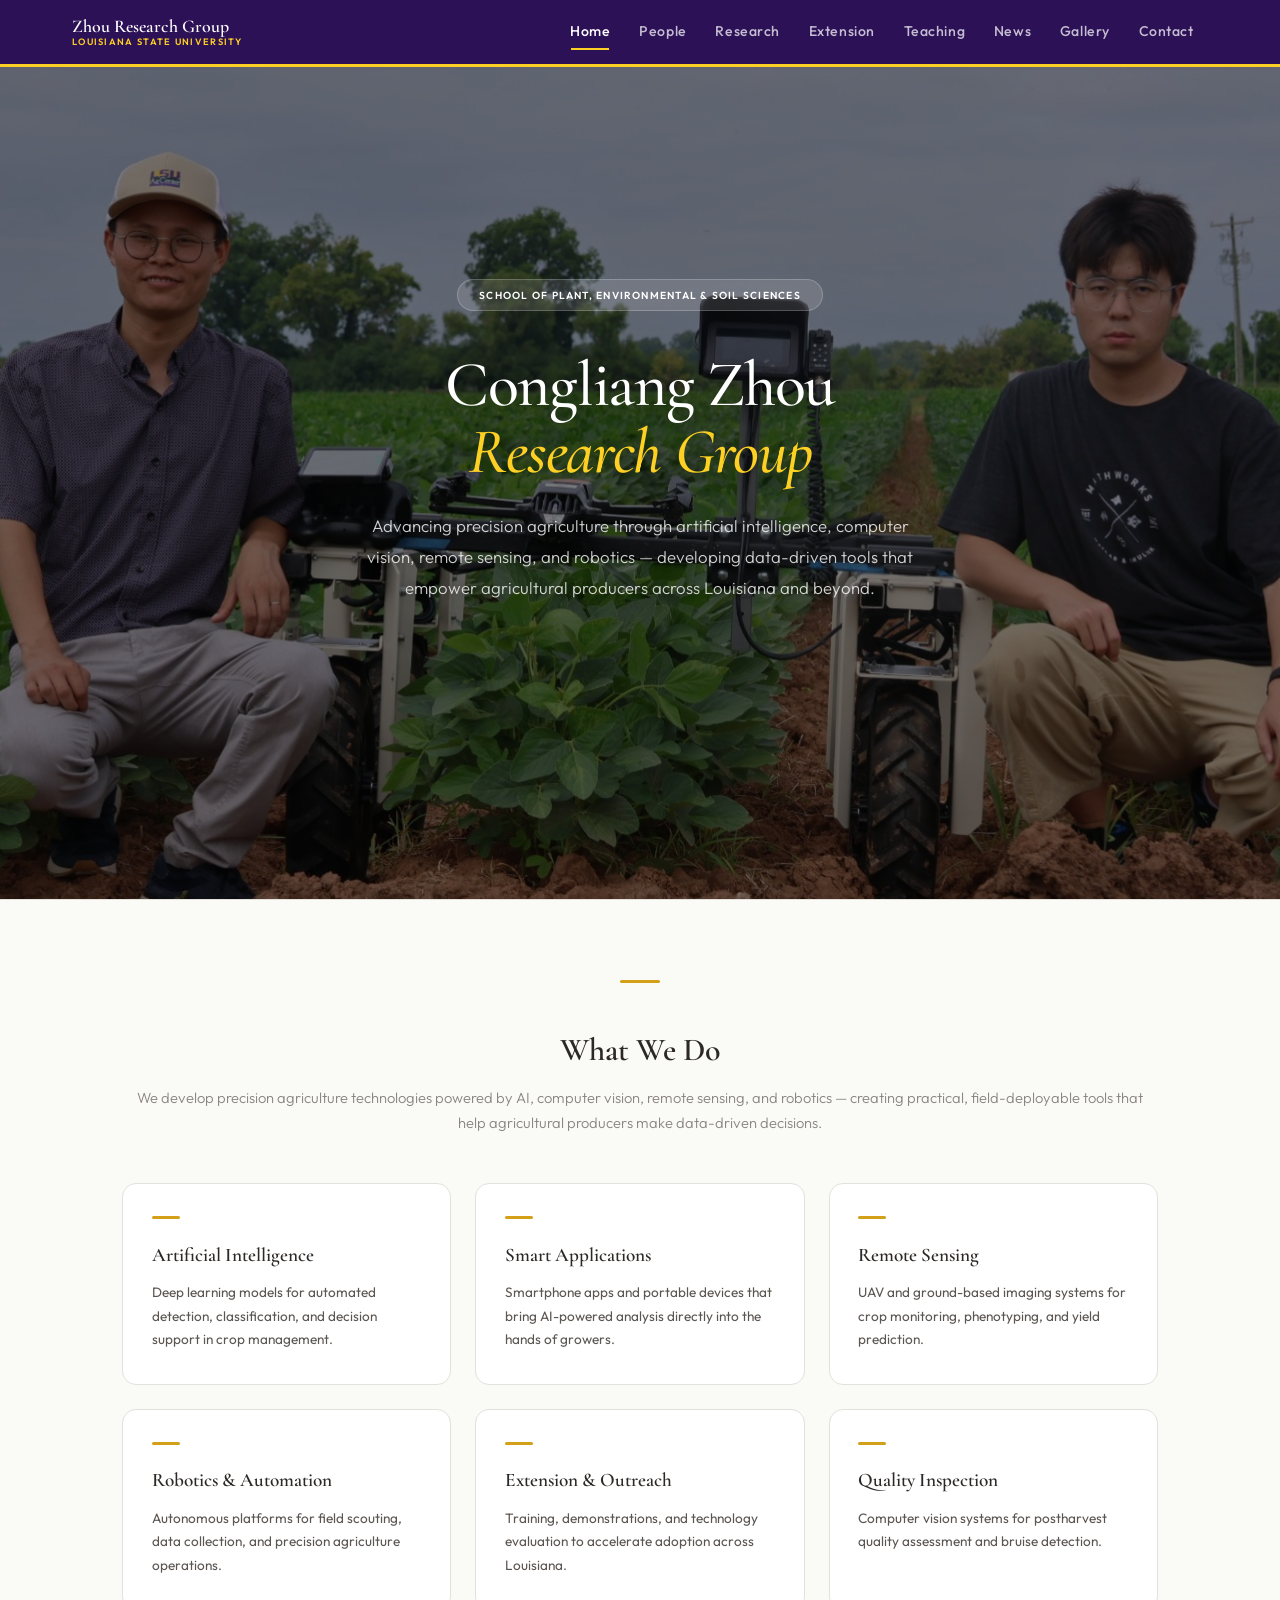
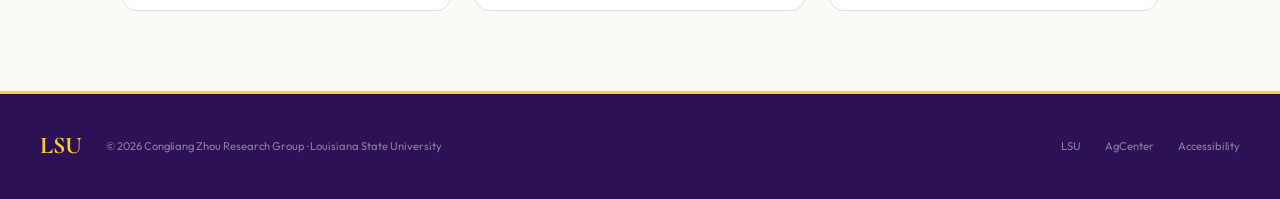
<file: index.html>
<!DOCTYPE html>
<html lang="en">
<head>
  <meta charset="UTF-8">
  <meta name="viewport" content="width=device-width, initial-scale=1.0">
  <title>Congliang Zhou Research Group | LSU</title>
  <link rel="stylesheet" href="style.css">
    <!-- Google Analytics -->
  <script async src="https://www.googletagmanager.com/gtag/js?id=G-WXYRSL3LQK"></script>
  <script>
    window.dataLayer = window.dataLayer || [];
    function gtag(){dataLayer.push(arguments);}
    gtag('js', new Date());
    gtag('config', 'G-WXYRSL3LQK');
  </script>
</head>
<body data-page="Home">
  <div class="home-hero has-bg" style="background-image: url('images/Picture1.jpg')">
    <div class="home-hero-content">
      <div class="hero-badge">School of Plant, Environmental & Soil Sciences</div>
      <h1>Congliang Zhou<br><em>Research Group</em></h1>
      <p class="hero-tagline">
        Advancing precision agriculture through artificial intelligence, computer vision, remote sensing, and robotics — developing data-driven tools that empower agricultural producers across Louisiana and beyond.
      </p>
    </div>
  </div>
  <div class="content-section">
    <div class="section-divider"></div>
    <h2 class="section-heading">What We Do</h2>
    <p class="section-sub">We develop precision agriculture technologies powered by AI, computer vision, remote sensing, and robotics — creating practical, field-deployable tools that help agricultural producers make data-driven decisions.</p>
    <div class="home-focus-grid">
      <a href="research.html" class="focus-card fade-in">
        <div class="focus-accent"></div>
        <h3>Artificial Intelligence</h3>
        <p>Deep learning models for automated detection, classification, and decision support in crop management.</p>
      </a>
      <a href="research.html" class="focus-card fade-in">
        <div class="focus-accent"></div>
        <h3>Smart Applications</h3>
        <p>Smartphone apps and portable devices that bring AI-powered analysis directly into the hands of growers.</p>
      </a>
      <a href="research.html" class="focus-card fade-in">
        <div class="focus-accent"></div>
        <h3>Remote Sensing</h3>
        <p>UAV and ground-based imaging systems for crop monitoring, phenotyping, and yield prediction.</p>
      </a>
      <a href="research.html" class="focus-card fade-in">
        <div class="focus-accent"></div>
        <h3>Robotics &amp; Automation</h3>
        <p>Autonomous platforms for field scouting, data collection, and precision agriculture operations.</p>
      </a>
      <a href="extension.html" class="focus-card fade-in">
        <div class="focus-accent"></div>
        <h3>Extension &amp; Outreach</h3>
        <p>Training, demonstrations, and technology evaluation to accelerate adoption across Louisiana.</p>
      </a>
      <a href="research.html" class="focus-card fade-in">
        <div class="focus-accent"></div>
        <h3>Quality Inspection</h3>
        <p>Computer vision systems for postharvest quality assessment and bruise detection.</p>
      </a>
    </div>
  </div>
  <script src="site.js"></script>
</body>
</html>
</file>
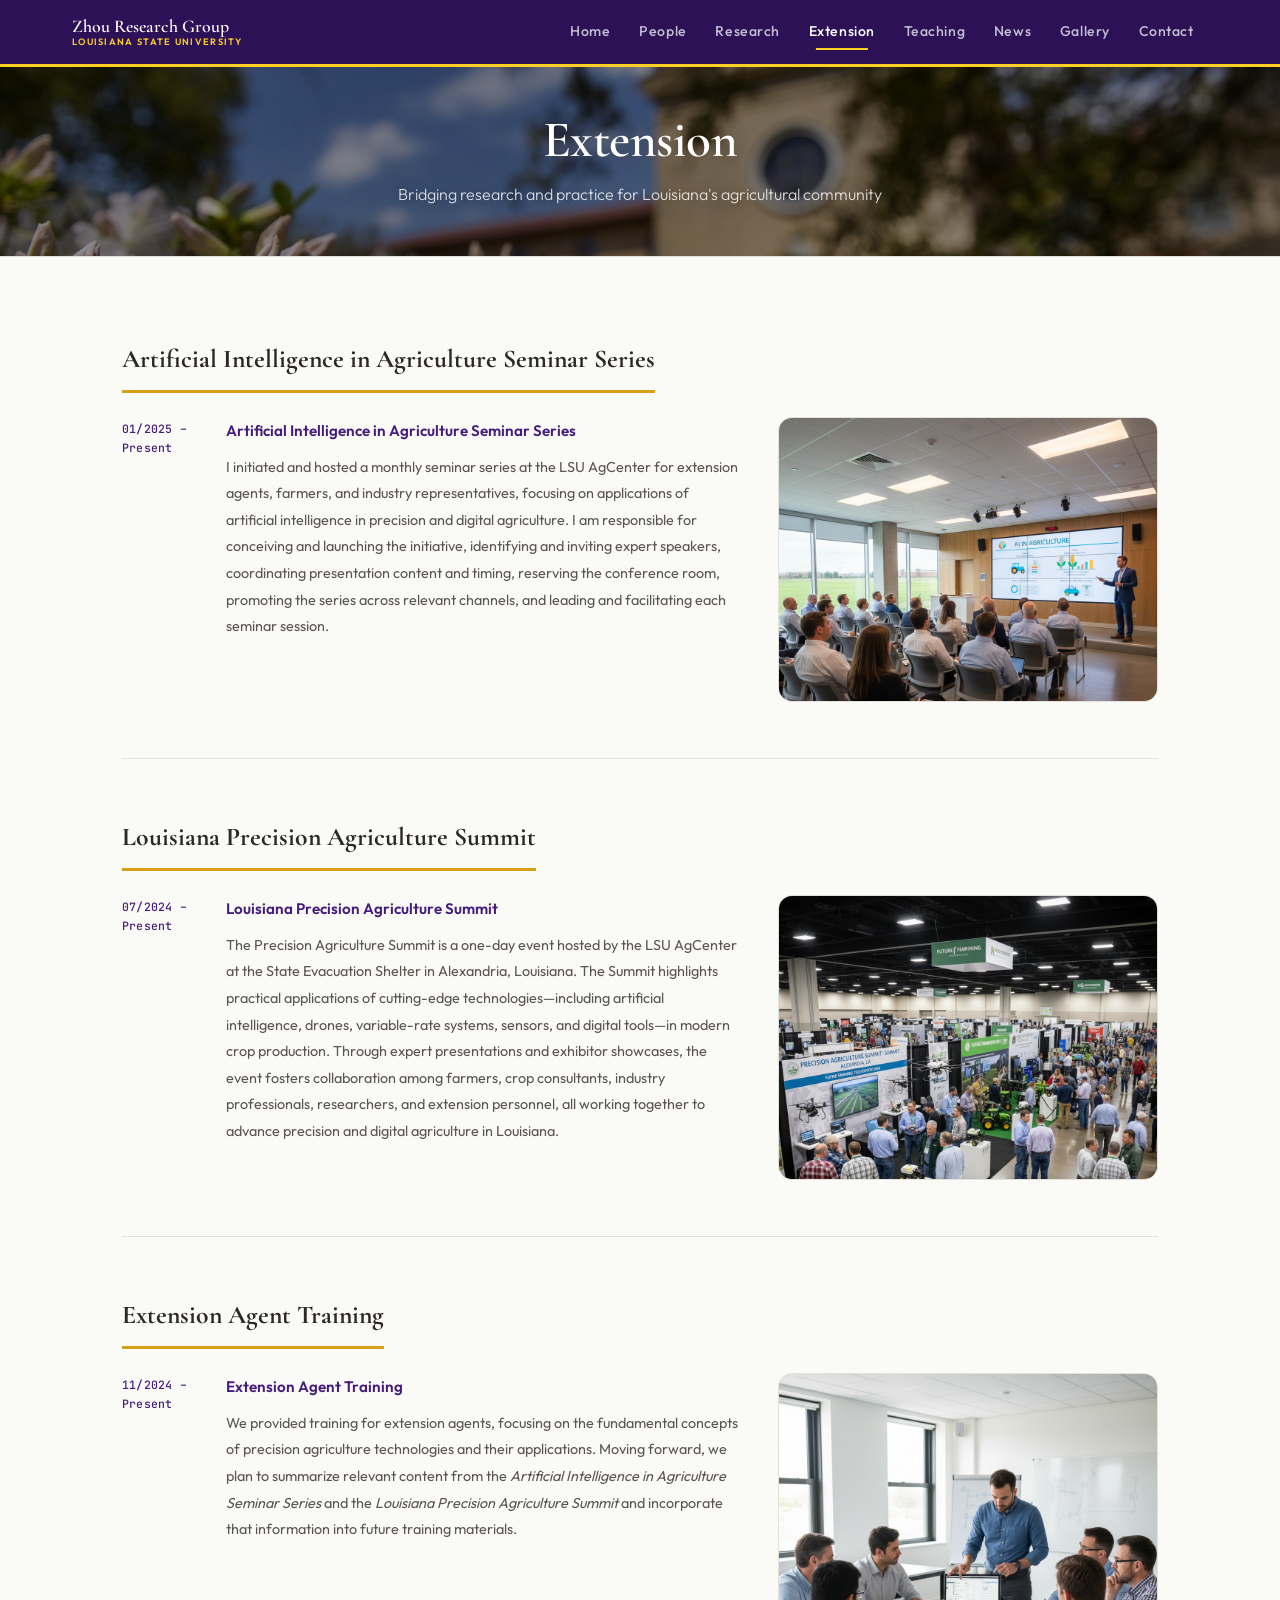
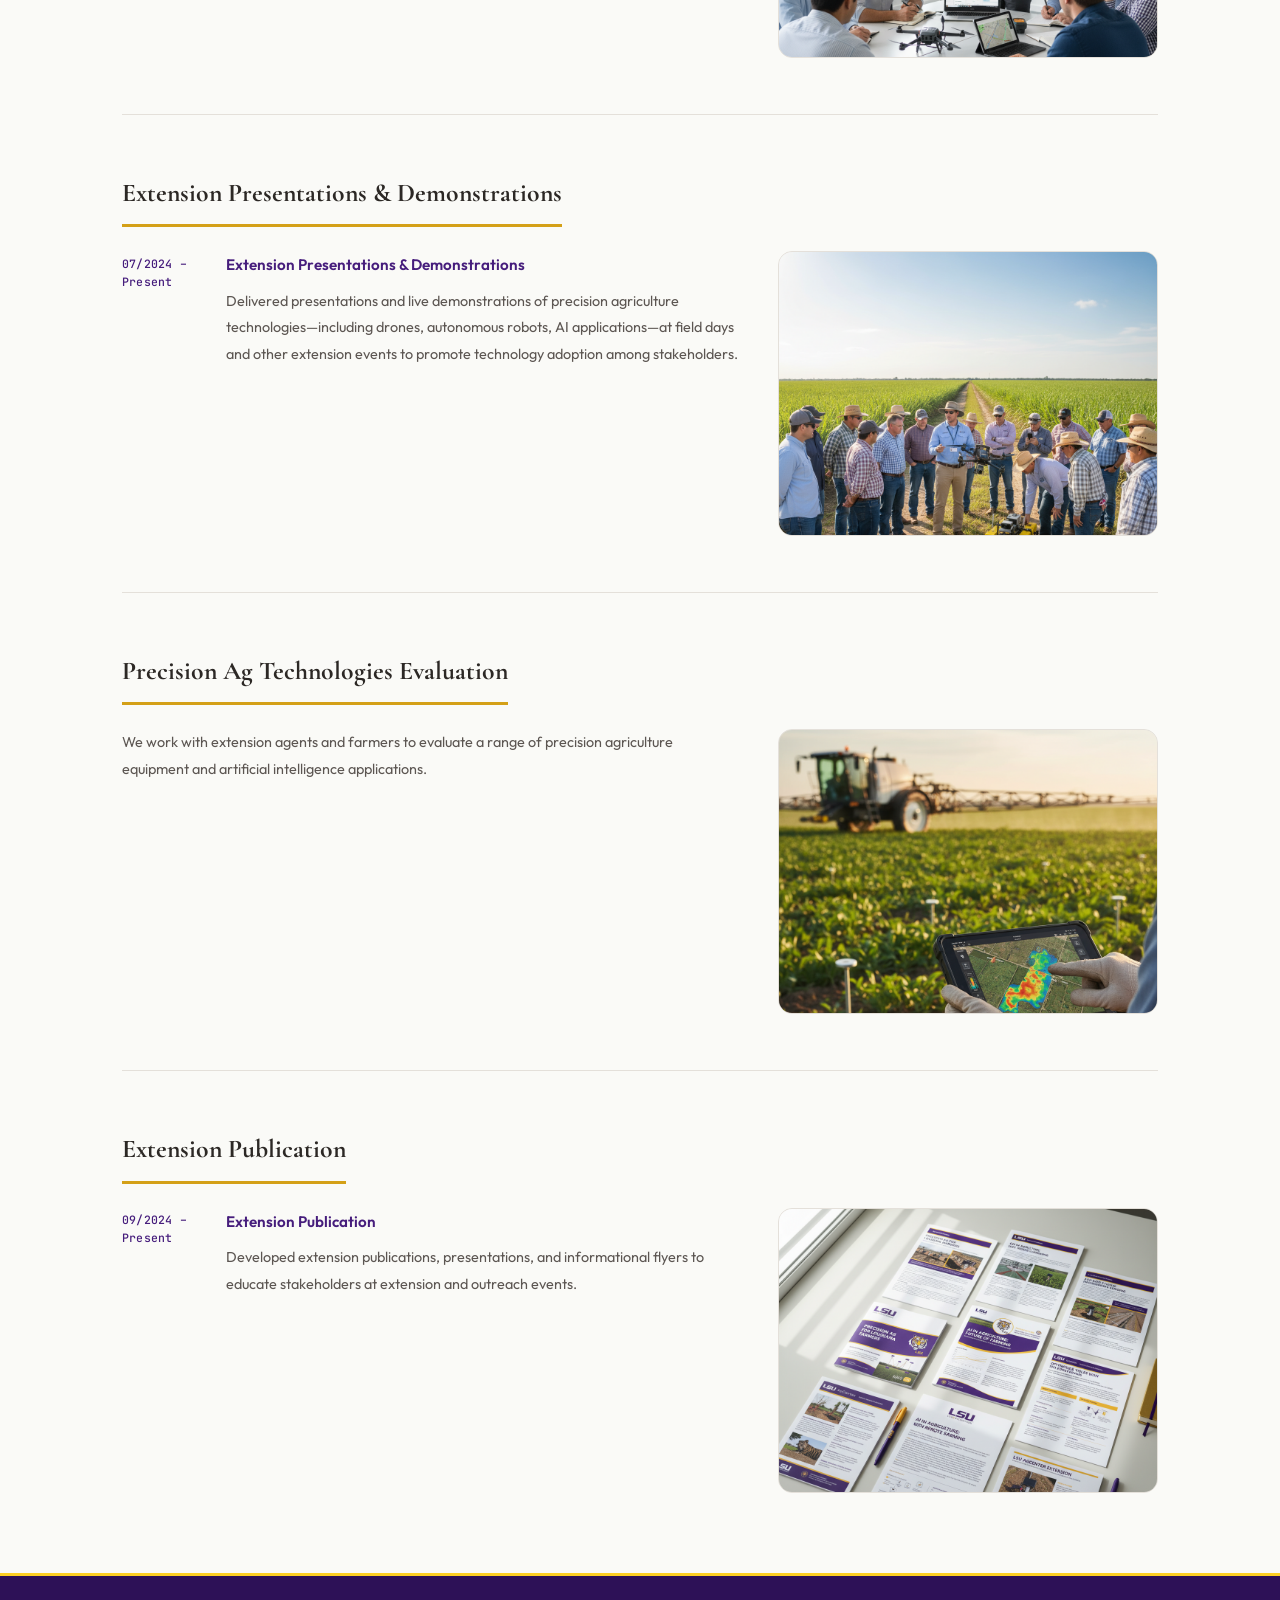
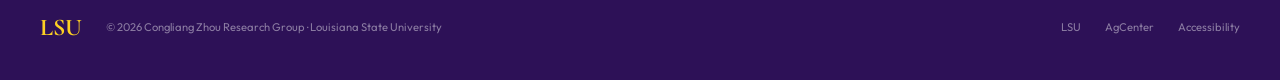
<file: extension.html>
<!DOCTYPE html>
<html lang="en">
<head>
  <meta charset="UTF-8">
  <meta name="viewport" content="width=device-width, initial-scale=1.0">
  <title>Extension | Zhou Research Group — LSU</title>
  <link rel="stylesheet" href="style.css">
    <!-- Google Analytics -->
  <script async src="https://www.googletagmanager.com/gtag/js?id=G-WXYRSL3LQK"></script>
  <script>
    window.dataLayer = window.dataLayer || [];
    function gtag(){dataLayer.push(arguments);}
    gtag('js', new Date());
    gtag('config', 'G-WXYRSL3LQK');
  </script>
</head>
<body data-page="Extension">

  <div class="page-hero">
    <img src="images/extension.jpg" alt="Agricultural extension and outreach" class="hero-banner">
    <div class="hero-overlay">
      <h1>Extension</h1>
      <p class="hero-sub">Bridging research and practice for Louisiana's agricultural community</p>
    </div>
  </div>

  <div class="content-section">

    <!-- 1.1 Artificial Intelligence in Agriculture Seminar Series -->
    <div class="ext-block fade-in">
      <h2 class="ext-heading">Artificial Intelligence in Agriculture Seminar Series</h2>
      <div class="ext-content">
        <div class="ext-info">
          <div class="ext-date-col">01/2025 –<br>Present</div>
          <div class="ext-desc">
            <span class="ext-title">Artificial Intelligence in Agriculture Seminar Series</span>
            <p>I initiated and hosted a monthly seminar series at the LSU AgCenter for extension agents, farmers, and industry representatives, focusing on applications of artificial intelligence in precision and digital agriculture. I am responsible for conceiving and launching the initiative, identifying and inviting expert speakers, coordinating presentation content and timing, reserving the conference room, promoting the series across relevant channels, and leading and facilitating each seminar session.</p>
          </div>
        </div>
        <div class="ext-img">
         <img src="images/1.png" alt="AI in Agriculture Seminar Series">
        </div>
      </div>
    </div>

    <!-- 1.2 Louisiana Precision Agriculture Summit -->
    <div class="ext-block fade-in">
      <h2 class="ext-heading">Louisiana Precision Agriculture Summit</h2>
      <div class="ext-content">
        <div class="ext-info">
          <div class="ext-date-col">07/2024 –<br>Present</div>
          <div class="ext-desc">
            <span class="ext-title">Louisiana Precision Agriculture Summit</span>
            <p>The Precision Agriculture Summit is a one-day event hosted by the LSU AgCenter at the State Evacuation Shelter in Alexandria, Louisiana. The Summit highlights practical applications of cutting-edge technologies—including artificial intelligence, drones, variable-rate systems, sensors, and digital tools—in modern crop production. Through expert presentations and exhibitor showcases, the event fosters collaboration among farmers, crop consultants, industry professionals, researchers, and extension personnel, all working together to advance precision and digital agriculture in Louisiana.</p>
          </div>
        </div>
        <div class="ext-img">
          <img src="images/2.png" alt="Precision Agriculture Summit">
        </div>
      </div>
    </div>

    <!-- 1.3 Extension Agent Training -->
    <div class="ext-block fade-in">
      <h2 class="ext-heading">Extension Agent Training</h2>
      <div class="ext-content">
        <div class="ext-info">
          <div class="ext-date-col">11/2024 –<br>Present</div>
          <div class="ext-desc">
            <span class="ext-title">Extension Agent Training</span>
            <p>We provided training for extension agents, focusing on the fundamental concepts of precision agriculture technologies and their applications. Moving forward, we plan to summarize relevant content from the <em>Artificial Intelligence in Agriculture Seminar Series</em> and the <em>Louisiana Precision Agriculture Summit</em> and incorporate that information into future training materials.</p>
          </div>
        </div>
        <div class="ext-img">
          <img src="images/3.png" alt="Extension Agent Training">
        </div>
      </div>
    </div>

    <!-- 1.4 Extension Presentations & Demonstrations -->
    <div class="ext-block fade-in">
      <h2 class="ext-heading">Extension Presentations &amp; Demonstrations</h2>
      <div class="ext-content">
        <div class="ext-info">
          <div class="ext-date-col">07/2024 –<br>Present</div>
          <div class="ext-desc">
            <span class="ext-title">Extension Presentations &amp; Demonstrations</span>
            <p>Delivered presentations and live demonstrations of precision agriculture technologies—including drones, autonomous robots, AI applications—at field days and other extension events to promote technology adoption among stakeholders.</p>
          </div>
        </div>
        <div class="ext-img">
          <img src="images/4.png" alt="Extension Presentations & Demonstrations">
        </div>
      </div>
    </div>

    <!-- 1.5 Precision Ag Technologies Evaluation -->
    <div class="ext-block fade-in">
      <h2 class="ext-heading">Precision Ag Technologies Evaluation</h2>
      <div class="ext-content">
        <div class="ext-info">
          <div class="ext-desc" style="padding-left:0;">
            <p>We work with extension agents and farmers to evaluate a range of precision agriculture equipment and artificial intelligence applications.</p>
          </div>
        </div>
        <div class="ext-img">
          <img src="images/5.png" alt="Precision Ag Technologies Evaluation"> -->
        </div>
      </div>
    </div>

    <!-- 1.6 Extension Publication -->
    <div class="ext-block fade-in">
      <h2 class="ext-heading">Extension Publication</h2>
      <div class="ext-content">
        <div class="ext-info">
          <div class="ext-date-col">09/2024 –<br>Present</div>
          <div class="ext-desc">
            <span class="ext-title">Extension Publication</span>
            <p>Developed extension publications, presentations, and informational flyers to educate stakeholders at extension and outreach events.</p>
          </div>
        </div>
        <div class="ext-img">
          <img src="images/6.png" alt="Extension Publication">
        </div>
      </div>
    </div>

  </div>

  <script src="site.js"></script>
</body>
</html>
</file>
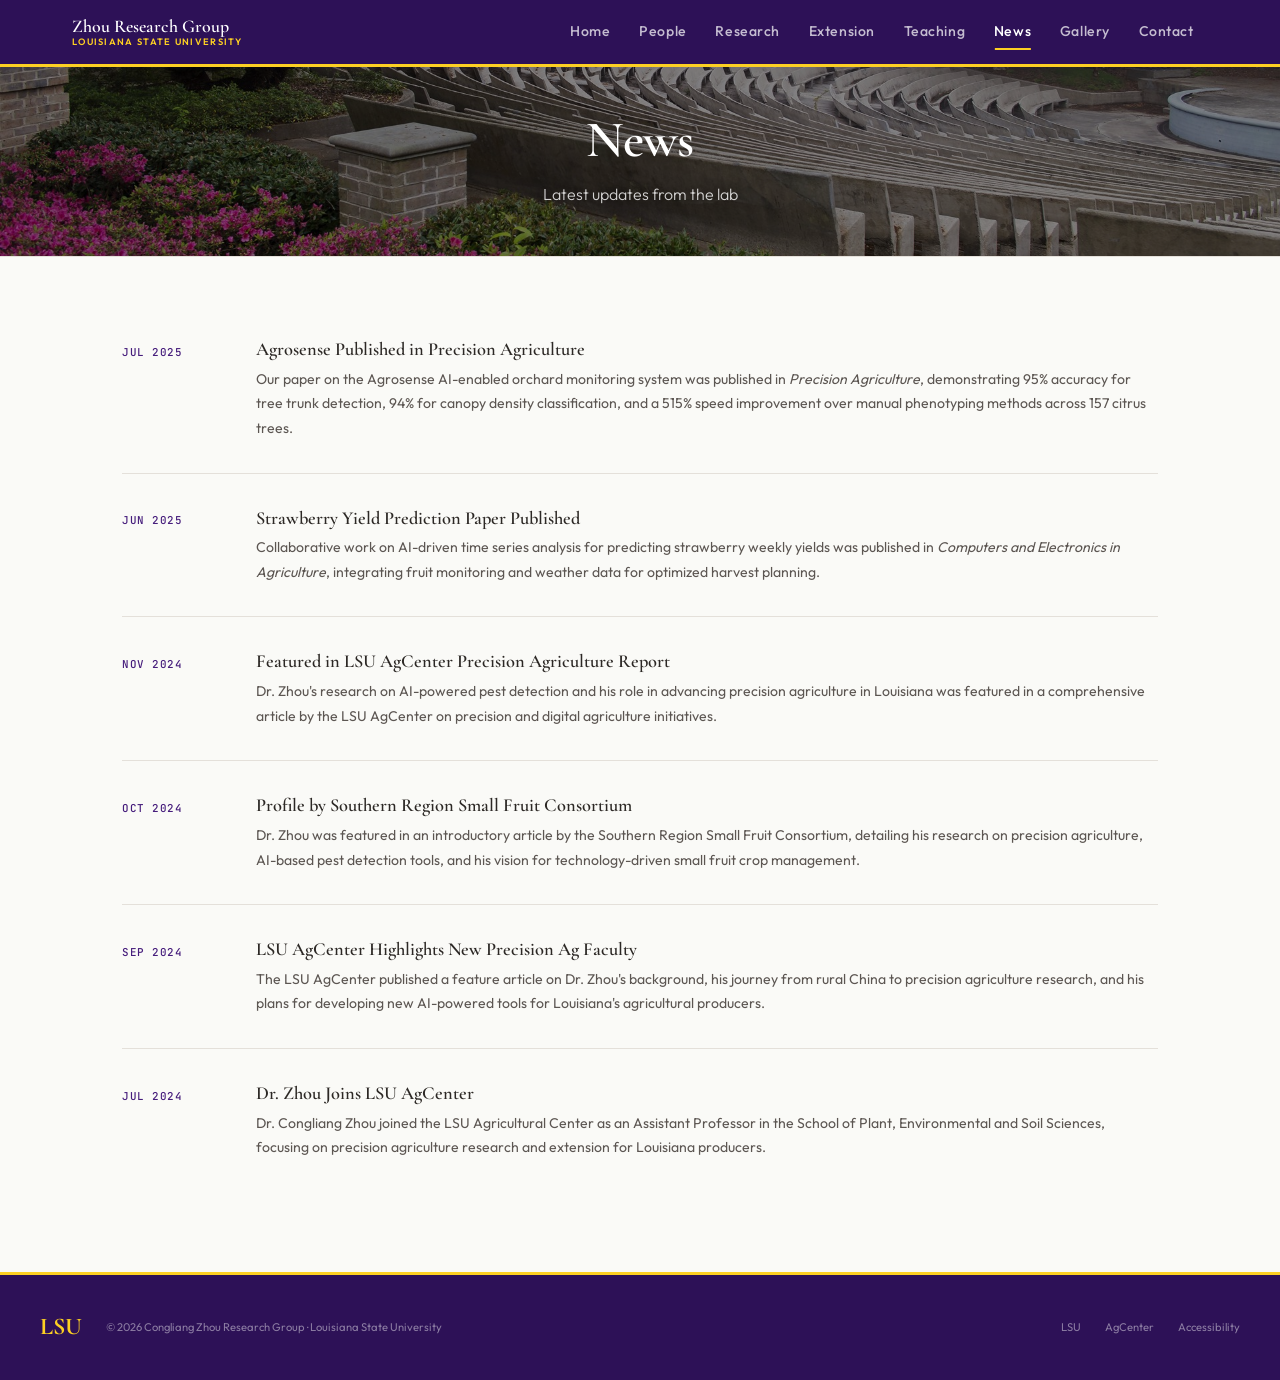
<file: news.html>
<!DOCTYPE html>
<html lang="en">
<head>
  <meta charset="UTF-8">
  <meta name="viewport" content="width=device-width, initial-scale=1.0">
  <title>News | Zhou Research Group — LSU</title>
  <link rel="stylesheet" href="style.css">
    <!-- Google Analytics -->
  <script async src="https://www.googletagmanager.com/gtag/js?id=G-WXYRSL3LQK"></script>
  <script>
    window.dataLayer = window.dataLayer || [];
    function gtag(){dataLayer.push(arguments);}
    gtag('js', new Date());
    gtag('config', 'G-WXYRSL3LQK');
  </script>
</head>
<body data-page="News">
  <div class="page-hero">
    <img src="images/news.jpg" alt="News and media" class="hero-banner">
    <div class="hero-overlay">
      <h1>News</h1>
      <p class="hero-sub">Latest updates from the lab</p>
    </div>
  </div>
  <div class="content-section">
    <div class="news-list">
      <div class="news-entry fade-in">
        <div class="news-date">JUL 2025</div>
        <div>
          <h4>Agrosense Published in Precision Agriculture</h4>
          <p>Our paper on the Agrosense AI-enabled orchard monitoring system was published in <em>Precision Agriculture</em>, demonstrating 95% accuracy for tree trunk detection, 94% for canopy density classification, and a 515% speed improvement over manual phenotyping methods across 157 citrus trees.</p>
        </div>
      </div>
      <div class="news-entry fade-in">
        <div class="news-date">JUN 2025</div>
        <div>
          <h4>Strawberry Yield Prediction Paper Published</h4>
          <p>Collaborative work on AI-driven time series analysis for predicting strawberry weekly yields was published in <em>Computers and Electronics in Agriculture</em>, integrating fruit monitoring and weather data for optimized harvest planning.</p>
        </div>
      </div>
      <div class="news-entry fade-in">
        <div class="news-date">NOV 2024</div>
        <div>
          <h4>Featured in LSU AgCenter Precision Agriculture Report</h4>
          <p>Dr. Zhou's research on AI-powered pest detection and his role in advancing precision agriculture in Louisiana was featured in a comprehensive article by the LSU AgCenter on precision and digital agriculture initiatives.</p>
        </div>
      </div>
      <div class="news-entry fade-in">
        <div class="news-date">OCT 2024</div>
        <div>
          <h4>Profile by Southern Region Small Fruit Consortium</h4>
          <p>Dr. Zhou was featured in an introductory article by the Southern Region Small Fruit Consortium, detailing his research on precision agriculture, AI-based pest detection tools, and his vision for technology-driven small fruit crop management.</p>
        </div>
      </div>
      <div class="news-entry fade-in">
        <div class="news-date">SEP 2024</div>
        <div>
          <h4>LSU AgCenter Highlights New Precision Ag Faculty</h4>
          <p>The LSU AgCenter published a feature article on Dr. Zhou's background, his journey from rural China to precision agriculture research, and his plans for developing new AI-powered tools for Louisiana's agricultural producers.</p>
        </div>
      </div>
      <div class="news-entry fade-in">
        <div class="news-date">JUL 2024</div>
        <div>
          <h4>Dr. Zhou Joins LSU AgCenter</h4>
          <p>Dr. Congliang Zhou joined the LSU Agricultural Center as an Assistant Professor in the School of Plant, Environmental and Soil Sciences, focusing on precision agriculture research and extension for Louisiana producers.</p>
        </div>
      </div>
    </div>
  </div>
  <script src="site.js"></script>
</body>
</html>
</file>
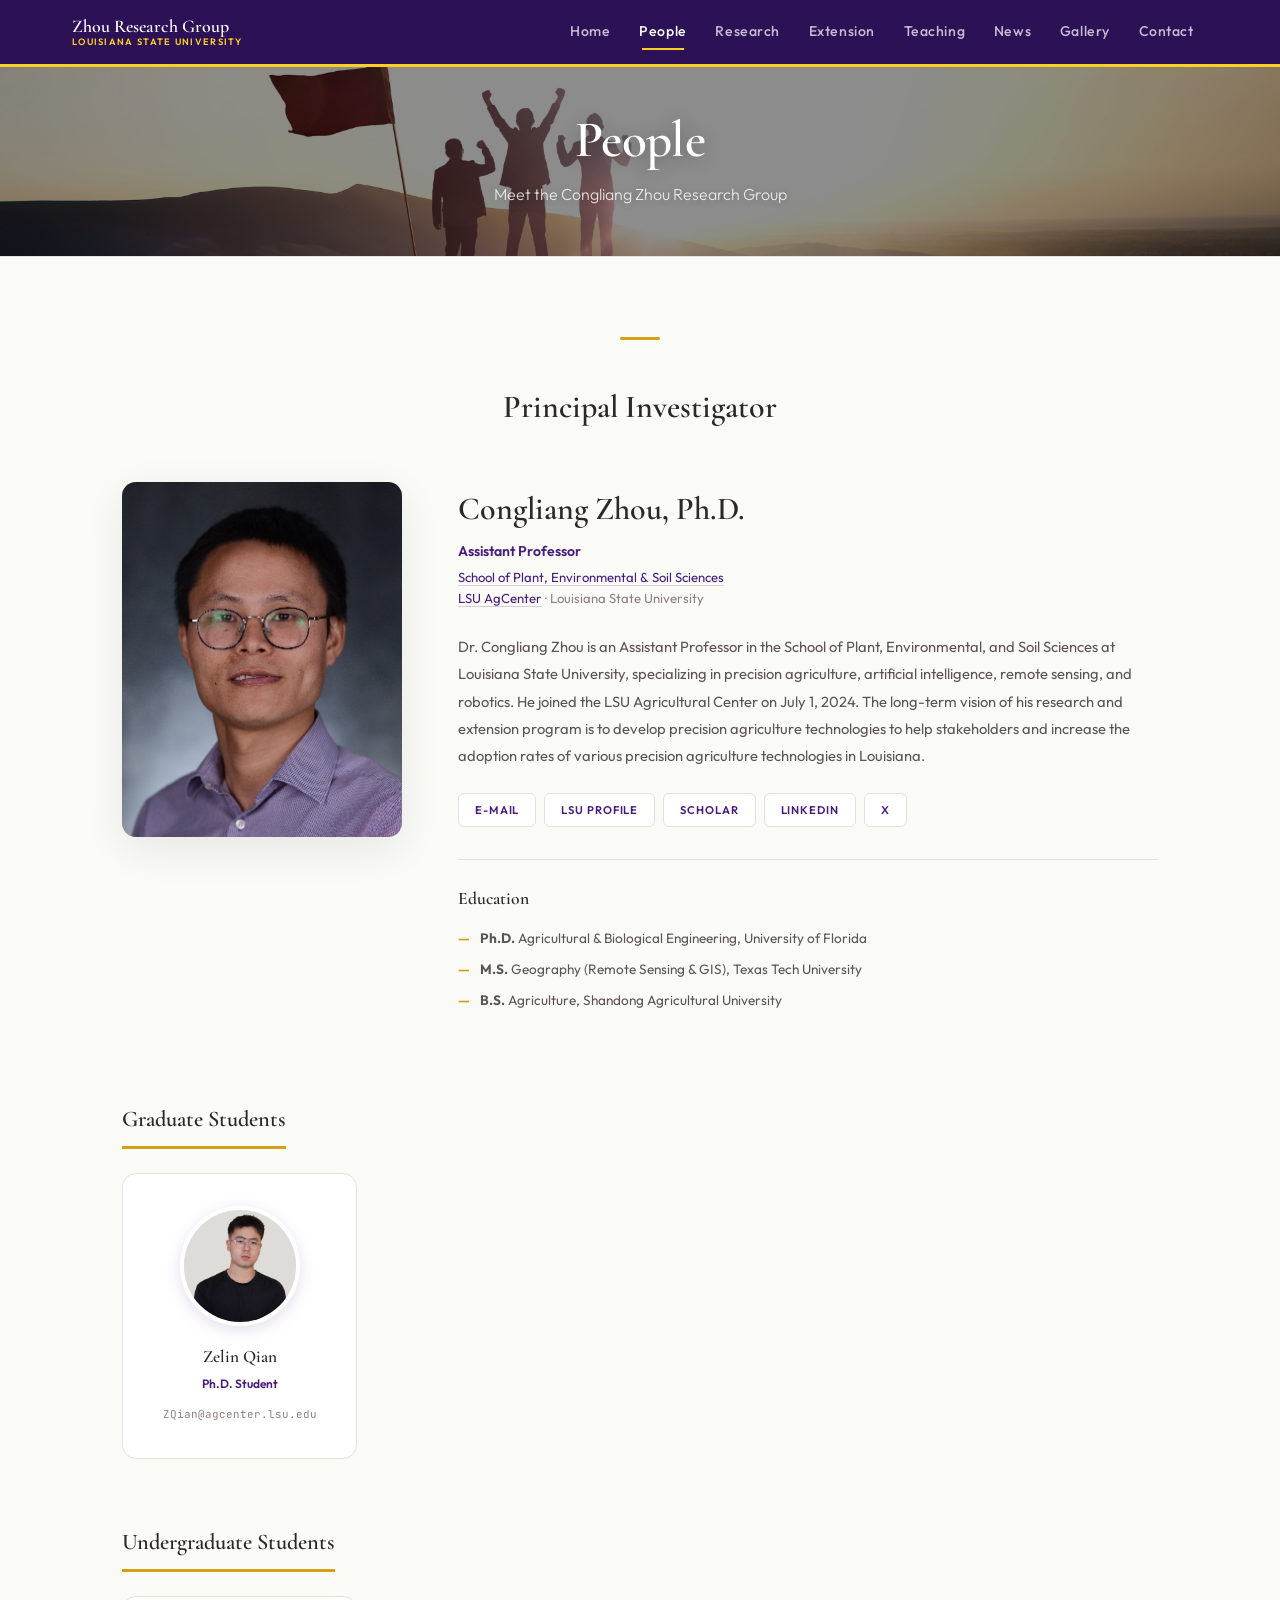
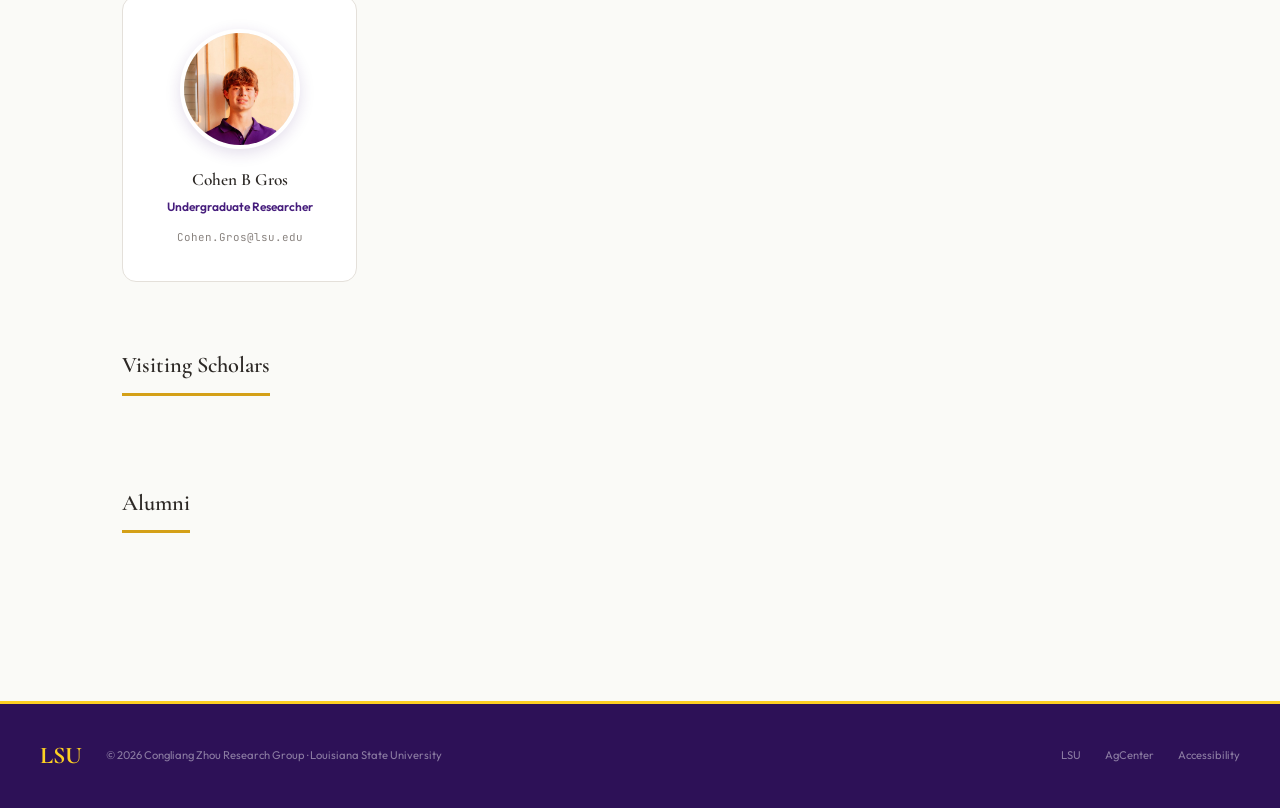
<file: people.html>
<!DOCTYPE html>
<html lang="en">
<head>
  <meta charset="UTF-8">
  <meta name="viewport" content="width=device-width, initial-scale=1.0">
  <title>People | Zhou Research Group — LSU</title>
  <link rel="stylesheet" href="style.css">
    <!-- Google Analytics -->
  <script async src="https://www.googletagmanager.com/gtag/js?id=G-WXYRSL3LQK"></script>
  <script>
    window.dataLayer = window.dataLayer || [];
    function gtag(){dataLayer.push(arguments);}
    gtag('js', new Date());
    gtag('config', 'G-WXYRSL3LQK');
  </script>
</head>
<body data-page="People">

  <div class="page-hero">
    <img src="images/people.png" alt="Research team collaboration" class="hero-banner">
    <div class="hero-overlay">
      <h1>People</h1>
      <p class="hero-sub">Meet the Congliang Zhou Research Group</p>
    </div>
  </div>

  <div class="content-section">
    <div class="section-divider"></div>
    <h2 class="section-heading" style="margin-bottom:3rem;">Principal Investigator</h2>

    <div class="pi-block fade-in">
      <div class="pi-photo-frame">
        <img src="images/zhou.jpg" alt="Dr. Congliang Zhou">
      </div>
      <div class="pi-details">
        <h2>Congliang Zhou, Ph.D.</h2>
        <div class="pi-role">Assistant Professor</div>
        <div class="pi-affiliation">
          <a href="https://www.lsu.edu/agriculture/spess/" target="_blank">School of Plant, Environmental & Soil Sciences</a><br>
          <a href="https://www.lsuagcenter.com/" target="_blank">LSU AgCenter</a> · Louisiana State University
        </div>

        <p class="pi-bio">
          Dr. Congliang Zhou is an Assistant Professor in the School of Plant, Environmental, and Soil Sciences at Louisiana State University, specializing in precision agriculture, artificial intelligence, remote sensing, and robotics. He joined the LSU Agricultural Center on July 1, 2024. The long-term vision of his research and extension program is to develop precision agriculture technologies to help stakeholders and increase the adoption rates of various precision agriculture technologies in Louisiana.
        </p>

        <div class="pi-links-row">
          <a href="mailto:CongliangZhou@agcenter.lsu.edu" class="pi-link-btn">E-Mail</a>
          <a href="https://www.lsuagcenter.com/profiles/CongliangZhou" target="_blank" class="pi-link-btn">LSU Profile</a>
          <a href="https://scholar.google.com/citations?user=9y121GsAAAAJ" target="_blank" class="pi-link-btn">Scholar</a>
          <a href="https://www.linkedin.com/in/congliang-zhou-a499ab259/" target="_blank" class="pi-link-btn">LinkedIn</a>
          <a href="https://x.com/CongliangZhou" target="_blank" class="pi-link-btn">X</a>
        </div>

        <div class="edu-list">
          <h4>Education</h4>
          <div class="edu-item"><span><strong>Ph.D.</strong> Agricultural & Biological Engineering, University of Florida</span></div>
          <div class="edu-item"><span><strong>M.S.</strong> Geography (Remote Sensing & GIS), Texas Tech University</span></div>
          <div class="edu-item"><span><strong>B.S.</strong> Agriculture, Shandong Agricultural University</span></div>
        </div>
      </div>
    </div>

    <div class="team-label">Graduate Students</div>
    <div class="team-grid fade-in">
      <div class="member-card">
        <div class="member-avatar">
          <img src="images/zelin.jpg" alt="Zelin Qian">
        </div>
        <h4>Zelin Qian</h4>
        <div class="mem-role">Ph.D. Student</div>
        <a href="mailto:ZQian@agcenter.lsu.edu" class="mem-email">ZQian@agcenter.lsu.edu</a>
      </div>
    </div>

    <div class="team-label">Undergraduate Students</div>
    <div class="team-grid fade-in">
      <div class="member-card">
        <div class="member-avatar">
          <img src="images/CohenBGros.jpg" alt="Cohen B Gros">
        </div>
        <h4>Cohen B Gros</h4>
        <div class="mem-role">Undergraduate Researcher</div>
        <a href="mailto:Cohen.Gros@lsu.edu" class="mem-email">Cohen.Gros@lsu.edu</a>
      </div>
    </div>

    <div class="team-label">Visiting Scholars</div>
    <div class="team-grid fade-in">
      <!-- Add visiting scholar cards here -->
    </div>

    <div class="team-label">Alumni</div>
    <div class="team-grid fade-in">
      <!-- Add alumni cards here -->
    </div>
  </div>

  <script src="site.js"></script>
</body>
</html>
</file>
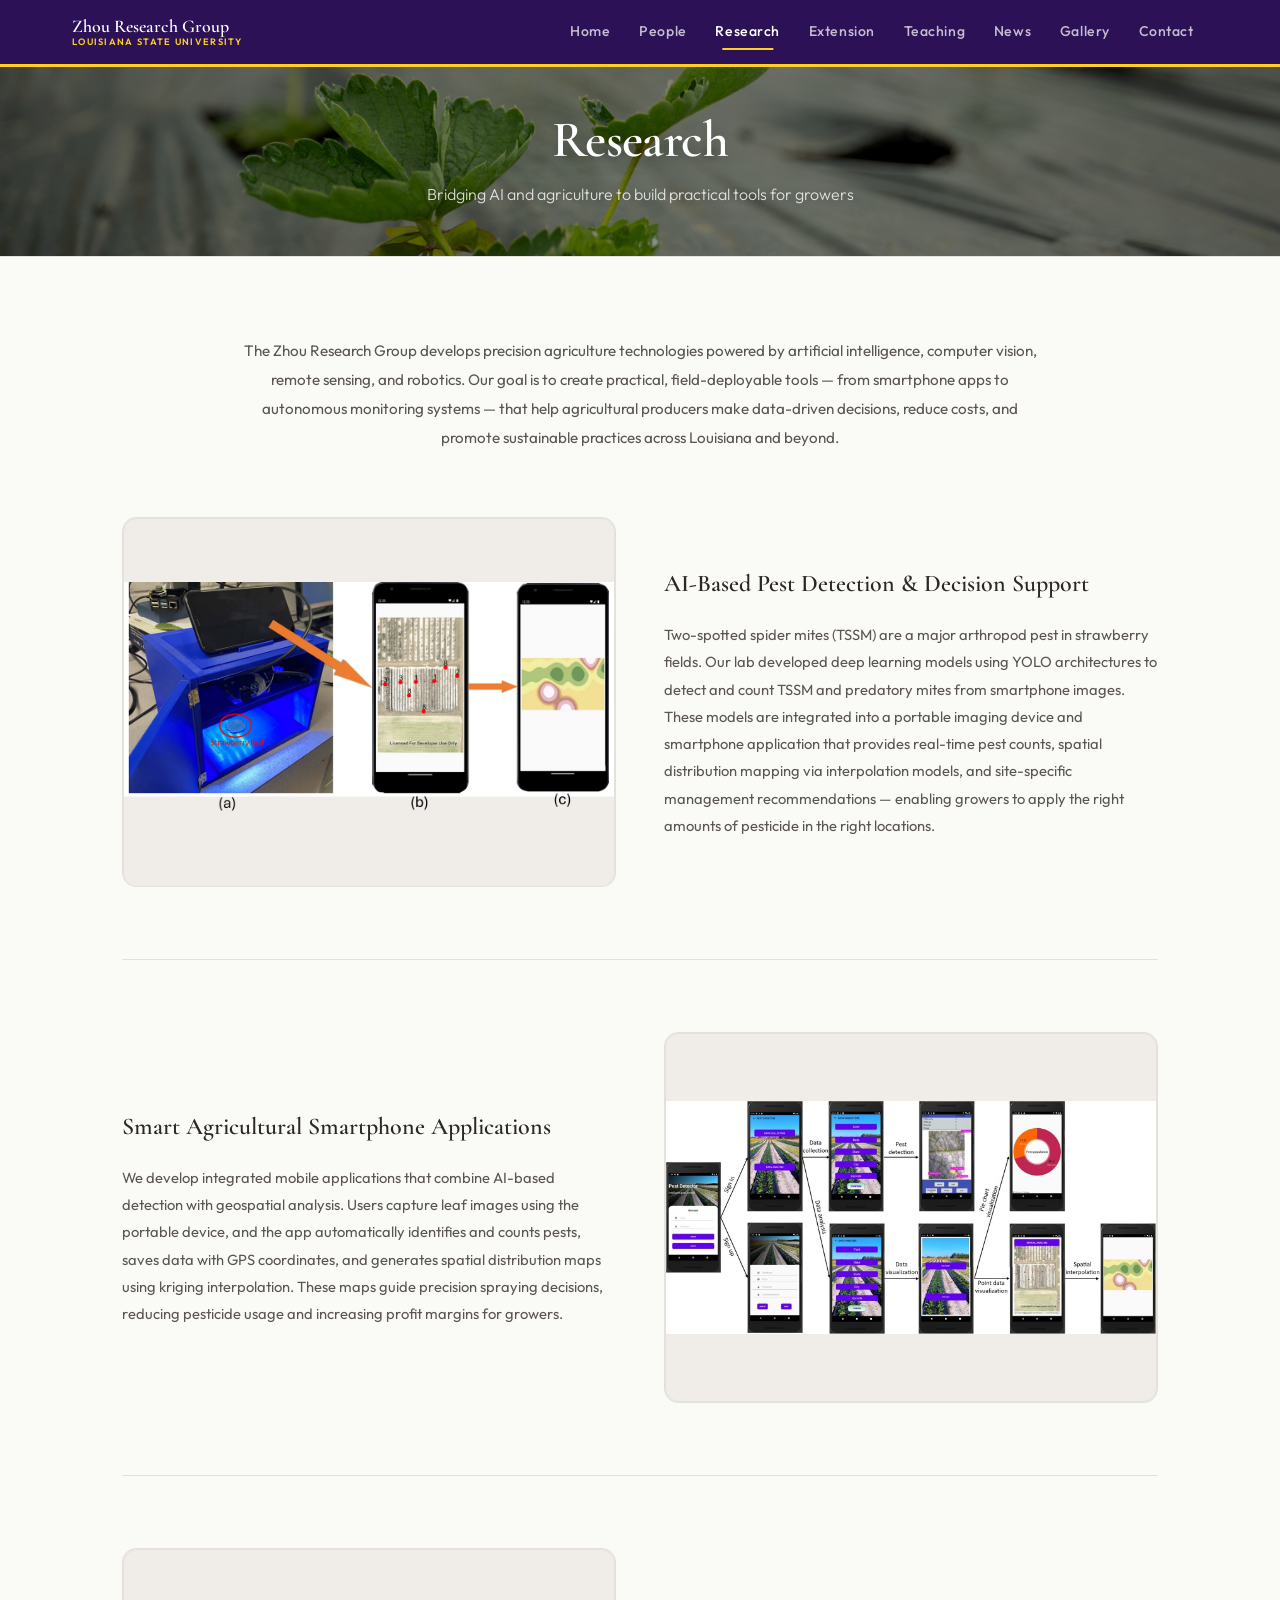
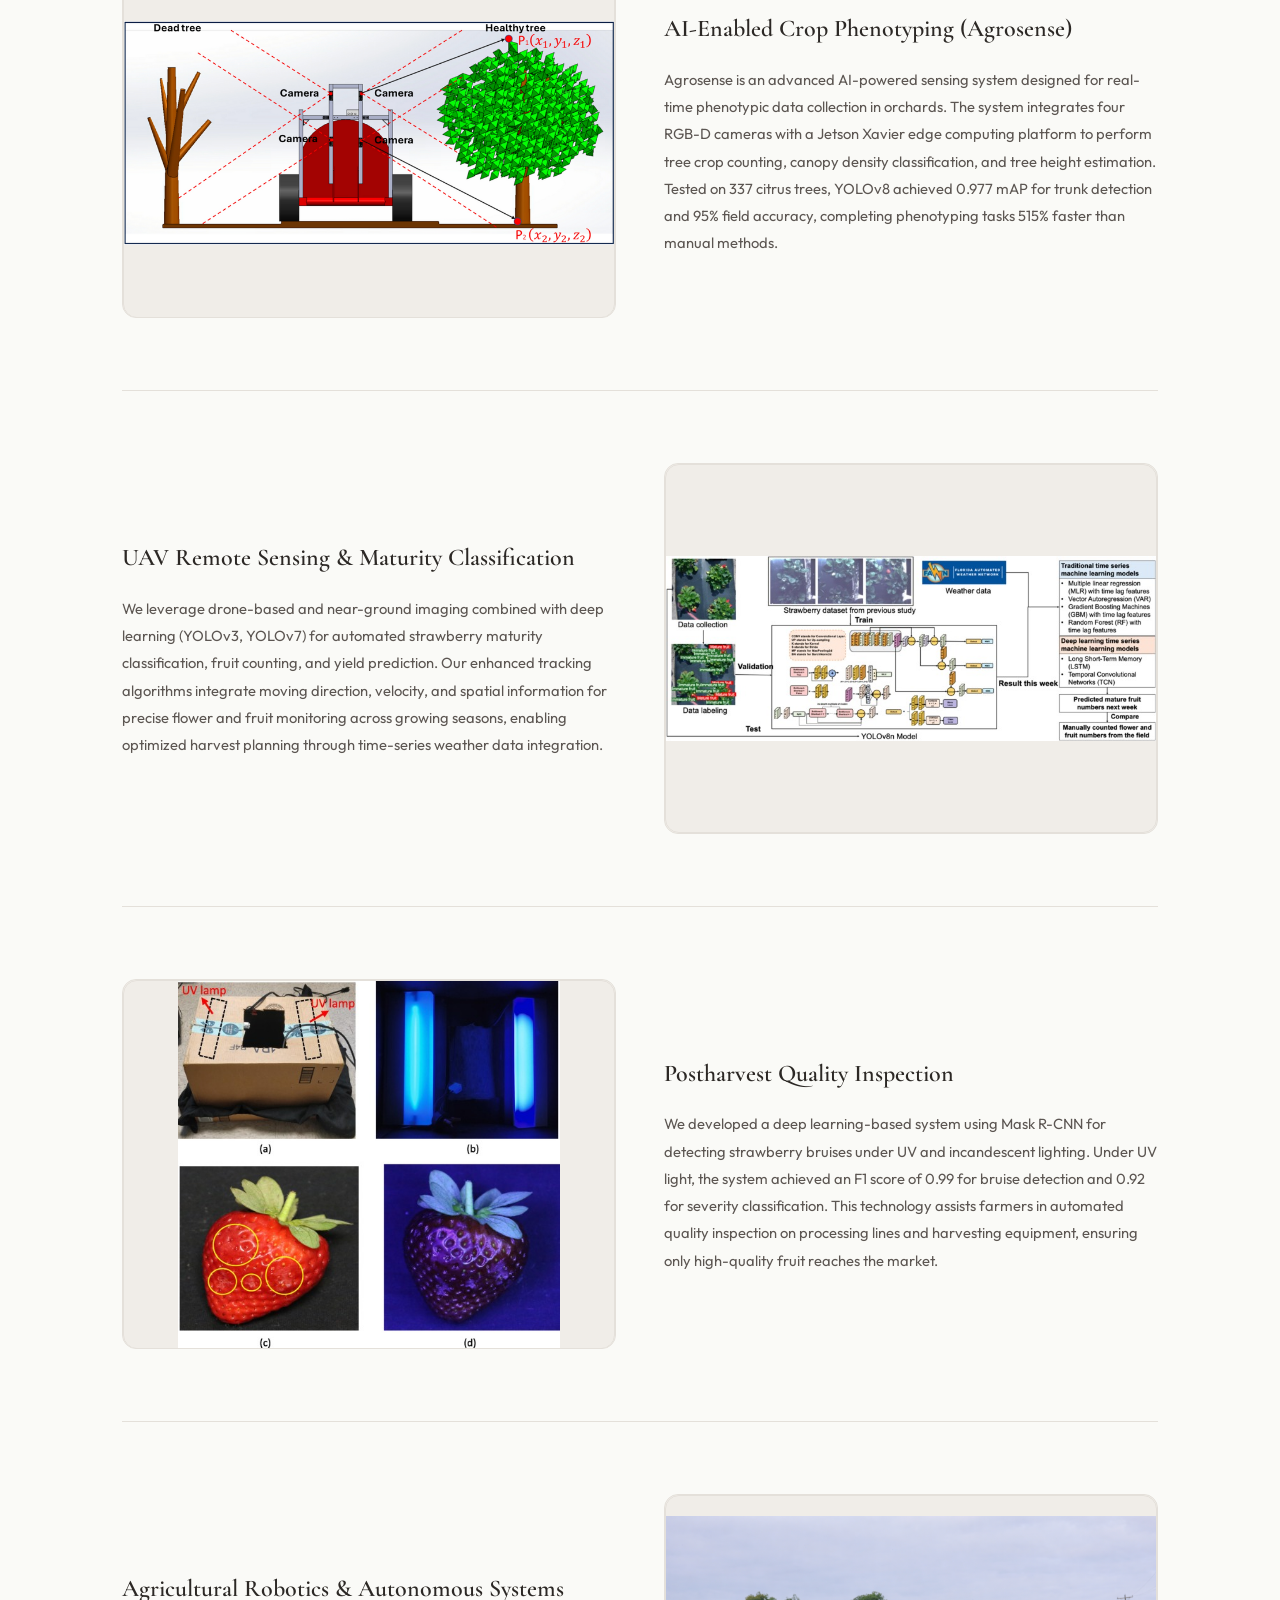
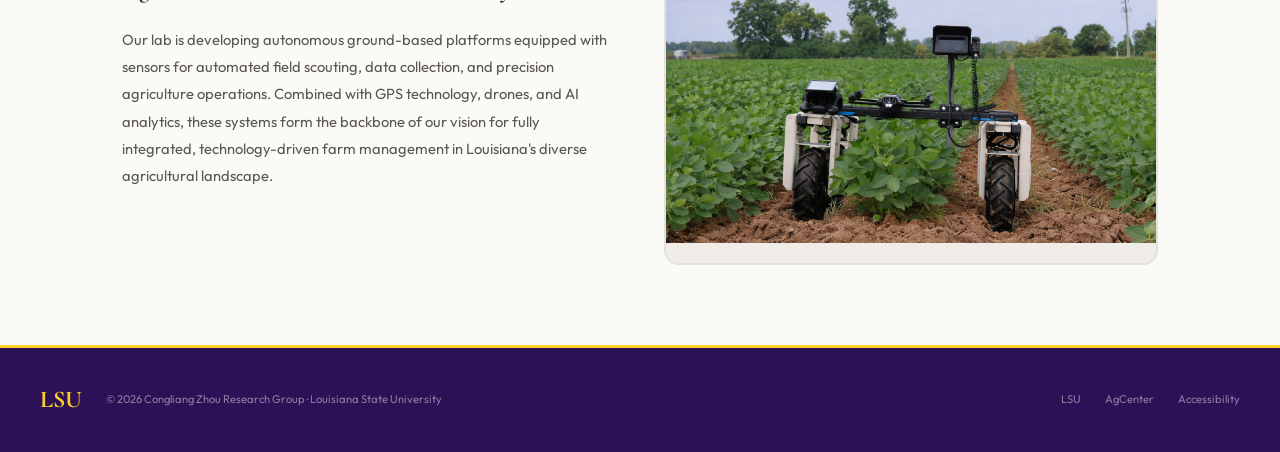
<file: research.html>
<!DOCTYPE html>
<html lang="en">
<head>
  <meta charset="UTF-8">
  <meta name="viewport" content="width=device-width, initial-scale=1.0">
  <title>Research | Zhou Research Group — LSU</title>
  <link rel="stylesheet" href="style.css">
    <!-- Google Analytics -->
  <script async src="https://www.googletagmanager.com/gtag/js?id=G-WXYRSL3LQK"></script>
  <script>
    window.dataLayer = window.dataLayer || [];
    function gtag(){dataLayer.push(arguments);}
    gtag('js', new Date());
    gtag('config', 'G-WXYRSL3LQK');
  </script>
</head>
<body data-page="Research">

  <div class="page-hero">
    <img src="images/research.png" alt="Agricultural field aerial view" class="hero-banner">
    <div class="hero-overlay">
      <h1>Research</h1>
      <p class="hero-sub">Bridging AI and agriculture to build practical tools for growers</p>
    </div>
  </div>

  <div class="content-section">
    <p style="font-size:0.95rem; color:var(--text-secondary); line-height:1.9; max-width:800px; margin:0 auto 4rem; text-align:center;" class="fade-in">
      The Zhou Research Group develops precision agriculture technologies powered by artificial intelligence, computer vision, remote sensing, and robotics. Our goal is to create practical, field-deployable tools — from smartphone apps to autonomous monitoring systems — that help agricultural producers make data-driven decisions, reduce costs, and promote sustainable practices across Louisiana and beyond.
    </p>

    <div class="research-item fade-in">
      <div class="research-img">
        <div class="research-img">
          <img src="images/pest-detection.png" alt="AI pest detection in strawberry fields">
        </div>
      </div>
      <div class="research-text">
        <h3>AI-Based Pest Detection & Decision Support</h3>
        <p>Two-spotted spider mites (TSSM) are a major arthropod pest in strawberry fields. Our lab developed deep learning models using YOLO architectures to detect and count TSSM and predatory mites from smartphone images. These models are integrated into a portable imaging device and smartphone application that provides real-time pest counts, spatial distribution mapping via interpolation models, and site-specific management recommendations — enabling growers to apply the right amounts of pesticide in the right locations.</p>
      </div>
    </div>

    <div class="research-item reverse fade-in">
      <div class="research-img">
        <div class="research-img">
          <img src="images/smart.jpg" alt="">
        </div>
      </div>
      <div class="research-text">
        <h3>Smart Agricultural Smartphone Applications</h3>
        <p>We develop integrated mobile applications that combine AI-based detection with geospatial analysis. Users capture leaf images using the portable device, and the app automatically identifies and counts pests, saves data with GPS coordinates, and generates spatial distribution maps using kriging interpolation. These maps guide precision spraying decisions, reducing pesticide usage and increasing profit margins for growers.</p>
      </div>
    </div>

    <div class="research-item fade-in">
      <div class="research-img">
        <div class="research-img">
          <img src="images/agrosense.png" alt="">
        </div>
      </div>
      <div class="research-text">
        <h3>AI-Enabled Crop Phenotyping (Agrosense)</h3>
        <p>Agrosense is an advanced AI-powered sensing system designed for real-time phenotypic data collection in orchards. The system integrates four RGB-D cameras with a Jetson Xavier edge computing platform to perform tree crop counting, canopy density classification, and tree height estimation. Tested on 337 citrus trees, YOLOv8 achieved 0.977 mAP for trunk detection and 95% field accuracy, completing phenotyping tasks 515% faster than manual methods.</p>
      </div>
    </div>

    <div class="research-item reverse fade-in">
      <div class="research-img">
        <div class="research-img">
          <img src="images/z.jpg" alt="">
        </div>
      </div>
      <div class="research-text">
        <h3>UAV Remote Sensing & Maturity Classification</h3>
        <p>We leverage drone-based and near-ground imaging combined with deep learning (YOLOv3, YOLOv7) for automated strawberry maturity classification, fruit counting, and yield prediction. Our enhanced tracking algorithms integrate moving direction, velocity, and spatial information for precise flower and fruit monitoring across growing seasons, enabling optimized harvest planning through time-series weather data integration.</p>
      </div>
    </div>

    <div class="research-item fade-in">
      <div class="research-img">
        <div class="research-img">
          <img src="images/q.jpg" alt="">
        </div>
      </div>
      <div class="research-text">
        <h3>Postharvest Quality Inspection</h3>
        <p>We developed a deep learning-based system using Mask R-CNN for detecting strawberry bruises under UV and incandescent lighting. Under UV light, the system achieved an F1 score of 0.99 for bruise detection and 0.92 for severity classification. This technology assists farmers in automated quality inspection on processing lines and harvesting equipment, ensuring only high-quality fruit reaches the market.</p>
      </div>
    </div>

    <div class="research-item reverse fade-in">
      <div class="research-img">
        <div class="research-img">
          <img src="images/rover.png" alt="">
        </div>
      </div>
      <div class="research-text">
        <h3>Agricultural Robotics & Autonomous Systems</h3>
        <p>Our lab is developing autonomous ground-based platforms equipped with sensors for automated field scouting, data collection, and precision agriculture operations. Combined with GPS technology, drones, and AI analytics, these systems form the backbone of our vision for fully integrated, technology-driven farm management in Louisiana's diverse agricultural landscape.</p>
      </div>
    </div>
  </div>

  <script src="site.js"></script>
</body>
</html>
</file>
<file: style.css>
@import url('https://fonts.googleapis.com/css2?family=Cormorant+Garamond:ital,wght@0,400;0,500;0,600;0,700;1,400;1,500&family=Outfit:wght@300;400;500;600;700&family=JetBrains+Mono:wght@400;500&display=swap');

:root {
  --purple: #461D7C;
  --purple-deep: #2D1157;
  --purple-mid: #5A2D9A;
  --purple-soft: #F3EEF8;
  --purple-tint: rgba(70,29,124,0.06);
  --gold: #D4A017;
  --gold-bright: #FDD023;
  --gold-dim: rgba(212,160,23,0.1);
  --white: #FFFFFF;
  --off-white: #FAFAF7;
  --cream: #F6F4F0;
  --warm-gray: #F0EDE8;
  --text: #2C2825;
  --text-secondary: #5C5652;
  --text-dim: #8A8480;
  --border: #E4E0DA;
  --border-hover: #D0CCC5;
  --shadow-sm: 0 1px 3px rgba(0,0,0,0.04), 0 1px 2px rgba(0,0,0,0.03);
  --shadow-md: 0 4px 20px rgba(0,0,0,0.06);
  --shadow-lg: 0 12px 40px rgba(0,0,0,0.08);
  --radius: 14px;
}

*, *::before, *::after { margin: 0; padding: 0; box-sizing: border-box; }
html { scroll-behavior: smooth; }

body {
  font-family: 'Outfit', sans-serif;
  background: var(--off-white);
  color: var(--text);
  line-height: 1.7;
  -webkit-font-smoothing: antialiased;
  overflow-x: hidden;
}

a { color: inherit; text-decoration: none; }
img { max-width: 100%; display: block; }

/* ═══════ NAVIGATION ═══════ */
.site-nav {
  position: fixed; top: 0; left: 0; right: 0; z-index: 999;
  background: var(--purple-deep);
  border-bottom: 3px solid var(--gold-bright);
  transition: box-shadow 0.4s;
}
.site-nav.scrolled { box-shadow: 0 4px 30px rgba(0,0,0,0.2); }

.nav-wrap {
  max-width: 1200px; margin: 0 auto; padding: 0 2rem;
  display: flex; align-items: center; justify-content: space-between; height: 64px;
}

.nav-logo { display: flex; align-items: center; gap: 14px; }
.nav-logo-text { display: flex; flex-direction: column; line-height: 1.15; }
.nav-logo-text .lab { font-family: 'Cormorant Garamond', serif; font-size: 1.12rem; font-weight: 600; color: #fff; }
.nav-logo-text .uni { font-size: 0.58rem; font-weight: 600; color: var(--gold-bright); letter-spacing: 0.14em; text-transform: uppercase; }

.nav-menu { display: flex; list-style: none; gap: 0; }
.nav-menu a {
  display: block; padding: 0.5rem 0.9rem; font-size: 0.88rem; font-weight: 500;
  color: rgba(255,255,255,0.72); letter-spacing: 0.04em; transition: color 0.3s; position: relative;
}
.nav-menu a::after {
  content: ''; position: absolute; bottom: 2px; left: 50%; width: 0; height: 2px;
  background: var(--gold-bright); transition: all 0.35s cubic-bezier(0.25,0.46,0.45,0.94); transform: translateX(-50%);
}
.nav-menu a:hover, .nav-menu a.active { color: #fff; }
.nav-menu a:hover::after, .nav-menu a.active::after { width: 55%; }

.hamburger { display: none; cursor: pointer; padding: 8px; flex-direction: column; gap: 5px; }
.hamburger span { width: 22px; height: 1.5px; background: #fff; transition: all 0.3s; }

/* ═══════ HOME HERO ═══════ */
.home-hero {
  min-height: 100vh;
  display: flex; align-items: center; justify-content: center; text-align: center;
  position: relative; padding: 100px 2rem 70px;
  background-color: var(--white);
  background-size: cover; background-position: center; background-repeat: no-repeat;
}

.home-hero.has-bg::before {
  content: ''; position: absolute; inset: 0;
  background: rgba(0,0,0,0.5);
  z-index: 1;
}

.home-hero:not(.has-bg)::before {
  content: ''; position: absolute; inset: 0;
  background:
    radial-gradient(ellipse at 25% 75%, rgba(70,29,124,0.03) 0%, transparent 50%),
    radial-gradient(ellipse at 75% 25%, rgba(212,160,23,0.025) 0%, transparent 50%);
  pointer-events: none;
}

.home-hero::after {
  content: ''; position: absolute; bottom: 0; left: 0; right: 0;
  height: 1px; background: var(--border); z-index: 3;
}

.home-hero-content { position: relative; z-index: 2; max-width: 820px; }

.home-hero h1 {
  font-family: 'Cormorant Garamond', serif; font-size: clamp(2.4rem, 5vw, 4.6rem);
  font-weight: 500; line-height: 1.05; letter-spacing: -0.02em; margin-bottom: 1.5rem;
}

.home-hero:not(.has-bg) h1 { color: var(--text); }
.home-hero.has-bg h1 { color: #fff; text-shadow: 0 2px 20px rgba(0,0,0,0.3); }

.home-hero h1 em { font-style: italic; }
.home-hero:not(.has-bg) h1 em { color: var(--purple); }
.home-hero.has-bg h1 em { color: var(--gold-bright); }

.home-hero .hero-tagline {
  font-size: clamp(0.9rem, 1.5vw, 1.05rem); font-weight: 300;
  max-width: 560px; margin: 0 auto 3rem; line-height: 1.85;
}
.home-hero:not(.has-bg) .hero-tagline { color: var(--text-secondary); }
.home-hero.has-bg .hero-tagline { color: rgba(255,255,255,0.8); text-shadow: 0 1px 8px rgba(0,0,0,0.2); }

.hero-badge {
  display: inline-flex; align-items: center; gap: 8px; border-radius: 100px;
  padding: 0.4rem 1.3rem; font-size: 0.64rem; font-weight: 600;
  letter-spacing: 0.12em; text-transform: uppercase; margin-bottom: 2.5rem;
}
.home-hero:not(.has-bg) .hero-badge { background: var(--purple-tint); border: 1px solid rgba(70,29,124,0.12); color: var(--purple); }
.home-hero.has-bg .hero-badge { background: rgba(255,255,255,0.12); border: 1px solid rgba(255,255,255,0.2); color: #fff; }

.hero-areas { display: flex; justify-content: center; gap: clamp(1.5rem, 3vw, 3.5rem); flex-wrap: wrap; }
.hero-area .num { font-family: 'Cormorant Garamond', serif; font-size: clamp(1.8rem, 3vw, 2.6rem); font-weight: 700; line-height: 1; }
.hero-area .lbl { font-size: 0.6rem; text-transform: uppercase; letter-spacing: 0.14em; font-weight: 600; margin-top: 0.3rem; }

.home-hero:not(.has-bg) .hero-area .num { color: var(--purple); }
.home-hero:not(.has-bg) .hero-area .lbl { color: var(--text-dim); }
.home-hero.has-bg .hero-area .num { color: var(--gold-bright); }
.home-hero.has-bg .hero-area .lbl { color: rgba(255,255,255,0.65); }

/* ═══════ PAGE HERO (sub-pages) ═══════ */
.page-hero {
  padding: 0; text-align: center; background: var(--white);
  border-bottom: 1px solid var(--border); position: relative; overflow: hidden;
}
.hero-banner {
  width: 100%; height: clamp(120px, 15vw, 200px);
  object-fit: cover; display: block; margin-top: 64px; filter: brightness(0.55);
}
.hero-overlay {
  position: absolute; inset: 0; display: flex; flex-direction: column;
  align-items: center; justify-content: center; padding-top: 64px; z-index: 2;
}
.page-hero h1 {
  font-family: 'Cormorant Garamond', serif; font-size: clamp(2rem, 4vw, 3.4rem);
  font-weight: 600; color: #fff; letter-spacing: -0.01em; line-height: 1.1;
  text-shadow: 0 2px 20px rgba(0,0,0,0.3);
}
.page-hero .hero-sub {
  font-size: clamp(0.85rem, 1.3vw, 1rem); color: rgba(255,255,255,0.8);
  font-weight: 300; max-width: 600px; margin: 0.8rem auto 0;
  text-shadow: 0 1px 8px rgba(0,0,0,0.2);
}
.page-hero .hero-sub a { color: var(--gold-bright); border-bottom: 1px solid rgba(253,208,35,0.4); }
.page-hero .hero-sub a:hover { border-bottom-color: var(--gold-bright); }

/* ═══════ CONTENT ═══════ */
.content-section { max-width: 1100px; margin: 0 auto; padding: 5rem 2rem; }
.section-divider { width: 40px; height: 3px; background: var(--gold); margin: 0 auto 2.5rem; border-radius: 2px; }
.section-heading { font-family: 'Cormorant Garamond', serif; font-size: clamp(1.6rem, 2.5vw, 2.2rem); font-weight: 600; color: var(--text); text-align: center; margin-bottom: 0.5rem; }
.section-sub { text-align: center; font-size: 0.92rem; color: var(--text-dim); font-weight: 300; margin-bottom: 3rem; }

/* ═══════ HOME FOCUS GRID ═══════ */
.home-focus-grid {
  display: grid;
  grid-template-columns: repeat(3, 1fr);
  gap: 1.5rem;
}
.focus-card {
  padding: 2rem 1.8rem;
  border: 1px solid var(--border);
  border-radius: var(--radius);
  background: var(--white);
  transition: all 0.4s;
  display: block;
  text-decoration: none;
  color: inherit;
  position: relative;
  overflow: hidden;
}
.focus-card:hover {
  border-color: var(--purple);
  box-shadow: var(--shadow-md);
  transform: translateY(-4px);
}
.focus-accent {
  width: 28px;
  height: 3px;
  background: var(--gold);
  border-radius: 2px;
  margin-bottom: 1.2rem;
  transition: width 0.35s ease;
}
.focus-card:hover .focus-accent {
  width: 48px;
}
.focus-card h3 {
  font-family: 'Cormorant Garamond', serif;
  font-size: 1.2rem;
  font-weight: 600;
  color: var(--text);
  margin-bottom: 0.6rem;
  transition: color 0.3s;
}
.focus-card:hover h3 {
  color: var(--purple);
}
.focus-card p {
  font-size: 0.85rem;
  color: var(--text-secondary);
  line-height: 1.75;
}

/* ═══════ PI ═══════ */
.pi-block { display: grid; grid-template-columns: 280px 1fr; gap: 3.5rem; align-items: start; margin-bottom: 5rem; }

.pi-photo-frame {
  aspect-ratio: 3/3.8; border-radius: var(--radius); overflow: hidden;
  background: var(--warm-gray); box-shadow: var(--shadow-lg);
}
.pi-photo-frame img { width: 100%; height: 100%; object-fit: cover; object-position: center top; }
.pi-photo-frame .img-placeholder {
  width: 100%; height: 100%; display: flex; flex-direction: column;
  align-items: center; justify-content: center; gap: 0.5rem;
  background: linear-gradient(145deg, var(--purple), var(--purple-mid));
  color: var(--gold-bright); font-family: 'Cormorant Garamond', serif;
}
.pi-photo-frame .img-placeholder .initials { font-size: 4.5rem; font-weight: 700; }
.pi-photo-frame .img-placeholder .placeholder-label { font-size: 0.65rem; letter-spacing: 0.1em; text-transform: uppercase; color: rgba(255,255,255,0.5); font-family: 'Outfit', sans-serif; }

.pi-details h2 { font-family: 'Cormorant Garamond', serif; font-size: 2rem; font-weight: 600; color: var(--text); margin-bottom: 0.2rem; }
.pi-role { color: var(--purple); font-size: 0.88rem; font-weight: 600; margin-bottom: 0.2rem; }
.pi-affiliation { font-size: 0.82rem; color: var(--text-dim); margin-bottom: 1.5rem; line-height: 1.6; }
.pi-affiliation a { color: var(--purple); border-bottom: 1px solid rgba(70,29,124,0.2); transition: border-color 0.3s; }
.pi-affiliation a:hover { border-color: var(--purple); }
.pi-bio { font-size: 0.92rem; color: var(--text-secondary); line-height: 1.85; margin-bottom: 1rem; }

.pi-links-row { display: flex; gap: 0.5rem; flex-wrap: wrap; margin-top: 1.5rem; }
.pi-link-btn {
  font-size: 0.7rem; font-weight: 600; text-transform: uppercase; letter-spacing: 0.08em;
  padding: 0.4rem 1rem; border: 1px solid var(--border); border-radius: 6px;
  color: var(--purple); background: var(--white); transition: all 0.3s;
}
.pi-link-btn:hover { background: var(--purple); color: #fff; border-color: var(--purple); box-shadow: var(--shadow-sm); }

.edu-list { margin-top: 2rem; padding-top: 1.5rem; border-top: 1px solid var(--border); }
.edu-list h4 { font-family: 'Cormorant Garamond', serif; font-size: 1.1rem; color: var(--text); font-weight: 600; margin-bottom: 0.8rem; }
.edu-item { display: flex; gap: 10px; align-items: baseline; margin-bottom: 0.5rem; font-size: 0.85rem; color: var(--text-secondary); }
.edu-item::before { content: '—'; color: var(--gold); flex-shrink: 0; font-weight: 700; }

/* ═══════ TEAM ═══════ */
.team-label {
  font-family: 'Cormorant Garamond', serif; font-size: 1.4rem; font-weight: 600; color: var(--text);
  margin-bottom: 1.5rem; padding-bottom: 0.5rem; border-bottom: 3px solid var(--gold); display: inline-block;
}
.team-grid { display: grid; grid-template-columns: repeat(auto-fill, minmax(190px, 1fr)); gap: 2rem; margin-bottom: 4rem; }

.member-card {
  text-align: center; padding: 2rem 1rem; border-radius: var(--radius);
  background: var(--white); border: 1px solid var(--border); transition: all 0.35s;
}
.member-card:hover { box-shadow: var(--shadow-md); border-color: var(--border-hover); transform: translateY(-4px); }

.member-avatar {
  width: 120px; height: 120px; border-radius: 50%; margin: 0 auto 1rem; overflow: hidden;
  background: var(--warm-gray); border: 4px solid var(--white);
  box-shadow: 0 4px 15px rgba(70,29,124,0.15); transition: box-shadow 0.3s;
}
.member-card:hover .member-avatar { box-shadow: 0 6px 20px rgba(70,29,124,0.25); }
.member-avatar img { width: 100%; height: 100%; object-fit: cover; object-position: center top; }

.member-avatar .img-placeholder {
  width: 100%; height: 100%; display: flex; flex-direction: column;
  align-items: center; justify-content: center; gap: 0.2rem;
  background: linear-gradient(145deg, var(--purple), var(--purple-mid));
}
.member-avatar .img-placeholder .initials { font-family: 'Cormorant Garamond', serif; font-size: 1.8rem; font-weight: 700; color: var(--gold-bright); }
.member-avatar .img-placeholder .placeholder-label { font-size: 0.5rem; color: rgba(255,255,255,0.4); font-family: 'Outfit', sans-serif; letter-spacing: 0.08em; text-transform: uppercase; }

.member-card h4 { font-family: 'Cormorant Garamond', serif; font-size: 1.08rem; font-weight: 600; color: var(--text); margin-bottom: 0.15rem; }
.member-card .mem-role { font-size: 0.75rem; color: var(--purple); font-weight: 600; margin-bottom: 0.3rem; }
.member-card .mem-email { font-size: 0.68rem; font-family: 'JetBrains Mono', monospace; color: var(--text-dim); transition: color 0.3s; }
.member-card .mem-email:hover { color: var(--purple); }

/* ═══════ RESEARCH ═══════ */
.research-item {
  display: grid; grid-template-columns: 1fr 1fr; gap: 3rem;
  align-items: center; margin-bottom: 4.5rem; padding-bottom: 4.5rem;
  border-bottom: 1px solid var(--border);
}
.research-item:last-child { border-bottom: none; margin-bottom: 0; padding-bottom: 0; }
.research-item.reverse { direction: rtl; }
.research-item.reverse > * { direction: ltr; }

.research-img {
  aspect-ratio: 4/3; border-radius: var(--radius); overflow: hidden;
  background: var(--warm-gray); border: 1px solid var(--border);
}
.research-img img { width: 100%; height: 100%; object-fit: contain; }
.research-img .img-placeholder {
  width: 100%; height: 100%; display: flex; flex-direction: column;
  align-items: center; justify-content: center; gap: 0.5rem;
  background: linear-gradient(145deg, var(--purple-soft), var(--warm-gray));
}
.research-img .img-placeholder .placeholder-icon { font-size: 3rem; opacity: 0.3; }
.research-img .img-placeholder .placeholder-label {
  font-size: 0.6rem; color: var(--text-dim); letter-spacing: 0.1em;
  text-transform: uppercase; font-weight: 600; opacity: 0.6;
}

.research-text h3 { font-family: 'Cormorant Garamond', serif; font-size: 1.5rem; font-weight: 600; color: var(--text); margin-bottom: 1rem; }
.research-text p { font-size: 0.92rem; color: var(--text-secondary); line-height: 1.85; }

/* ═══════ EXTENSION ═══════ */
.ext-block {
  margin-bottom: 3.5rem; padding-bottom: 3.5rem;
  border-bottom: 1px solid var(--border);
}
.ext-block:last-child { border-bottom: none; margin-bottom: 0; padding-bottom: 0; }

.ext-heading {
  font-family: 'Cormorant Garamond', serif;
  font-size: clamp(1.3rem, 2vw, 1.7rem);
  font-weight: 700; color: var(--text);
  margin-bottom: 1.5rem;
  padding-bottom: 0.6rem;
  border-bottom: 3px solid var(--gold);
  display: inline-block;
}

.ext-content {
  display: grid;
  grid-template-columns: 1fr 380px;
  gap: 2.5rem;
  align-items: start;
}

.ext-info {
  display: flex;
  gap: 1.5rem;
}

.ext-date-col {
  flex-shrink: 0;
  width: 80px;
  font-family: 'JetBrains Mono', monospace;
  font-size: 0.72rem;
  font-weight: 500;
  color: var(--purple);
  letter-spacing: 0.02em;
  line-height: 1.6;
  padding-top: 0.2rem;
}

.ext-desc {
  flex: 1;
}

.ext-title {
  display: inline-block;
  font-size: 0.95rem;
  font-weight: 600;
  color: var(--purple);
  margin-bottom: 0.6rem;
}

.ext-desc p {
  font-size: 0.9rem;
  color: var(--text-secondary);
  line-height: 1.85;
}

.ext-img {
  aspect-ratio: 4/3;
  border-radius: var(--radius);
  overflow: hidden;
  background: var(--warm-gray);
  border: 1px solid var(--border);
}
.ext-img img { width: 100%; height: 100%; object-fit: cover; object-position: center top; }
.ext-img .img-placeholder {
  width: 100%; height: 100%; display: flex; flex-direction: column;
  align-items: center; justify-content: center; gap: 0.5rem;
  background: linear-gradient(145deg, var(--purple-soft), var(--warm-gray));
}
.ext-img .img-placeholder .placeholder-icon { font-size: 3rem; opacity: 0.3; }
.ext-img .img-placeholder .placeholder-label {
  font-size: 0.6rem; color: var(--text-dim); letter-spacing: 0.1em;
  text-transform: uppercase; font-weight: 600; opacity: 0.6;
}

/* ═══════ TEACHING PAGE ═══════ */
.teaching-table {
  max-width: 900px;
  margin: 0 auto;
  background: var(--white);
  border: 1px solid var(--border);
  border-radius: var(--radius);
  overflow: hidden;
  box-shadow: var(--shadow-sm);
}
.teach-row {
  display: grid;
  grid-template-columns: 130px 1fr 220px;
  gap: 1.5rem;
  align-items: baseline;
  padding: 1.1rem 2rem;
  border-bottom: 1px solid var(--border);
  transition: background 0.3s;
}
.teach-row:last-child {
  border-bottom: none;
}
.teach-row:hover {
  background: var(--purple-tint);
}
.teach-semester {
  font-family: 'JetBrains Mono', monospace;
  font-size: 0.78rem;
  font-weight: 500;
  color: var(--purple);
  letter-spacing: 0.02em;
  white-space: nowrap;
}
.teach-course {
  font-size: 0.92rem;
  font-weight: 500;
  color: var(--text);
  line-height: 1.5;
}
.teach-inst {
  font-size: 0.82rem;
  color: var(--text-dim);
  text-align: right;
  font-style: italic;
}

/* Mentoring cards */
.mentoring-grid {
  display: grid;
  grid-template-columns: repeat(2, 1fr);
  gap: 1.8rem;
  max-width: 900px;
  margin: 0 auto;
}
.mentor-card {
  padding: 2.2rem 2rem;
  border: 1px solid var(--border);
  border-radius: var(--radius);
  background: var(--white);
  transition: all 0.4s;
  border-left: 4px solid var(--gold);
  box-shadow: var(--shadow-sm);
  position: relative;
  overflow: hidden;
}
.mentor-card::before {
  content: '';
  position: absolute;
  top: 0;
  left: 0;
  width: 100%;
  height: 3px;
  background: linear-gradient(90deg, var(--gold), var(--gold-bright), transparent);
  opacity: 0;
  transition: opacity 0.4s;
}
.mentor-card:hover::before {
  opacity: 1;
}
.mentor-card:hover {
  border-color: var(--border-hover);
  box-shadow: var(--shadow-md);
  transform: translateY(-4px);
}
.mentor-icon {
  font-size: 2rem;
  margin-bottom: 0.8rem;
}
.mentor-card h3 {
  font-family: 'Cormorant Garamond', serif;
  font-size: 1.25rem;
  font-weight: 600;
  color: var(--text);
  margin-bottom: 0.3rem;
}
.mentor-period {
  font-family: 'JetBrains Mono', monospace;
  font-size: 0.72rem;
  font-weight: 500;
  color: var(--purple);
  letter-spacing: 0.04em;
  margin-bottom: 1rem;
  display: inline-block;
  background: var(--purple-tint);
  padding: 0.2rem 0.7rem;
  border-radius: 4px;
}
.mentor-card p {
  font-size: 0.88rem;
  color: var(--text-secondary);
  line-height: 1.8;
}

/* ═══════ GALLERY — EVENT CAROUSEL ═══════ */
.gallery-event {
  margin-bottom: 3.5rem;
  padding-bottom: 3.5rem;
  border-bottom: 1px solid var(--border);
}
.gallery-event:last-of-type {
  border-bottom: none;
  margin-bottom: 0;
  padding-bottom: 0;
}
.gallery-event-header {
  display: flex;
  align-items: baseline;
  gap: 1.2rem;
  margin-bottom: 1.5rem;
  padding-bottom: 0.6rem;
  border-bottom: 3px solid var(--gold);
}
.gallery-event-header h3 {
  font-family: 'Cormorant Garamond', serif;
  font-size: 1.5rem;
  font-weight: 600;
  color: var(--text);
}
.gallery-event-header .gallery-date {
  font-family: 'JetBrains Mono', monospace;
  font-size: 0.75rem;
  color: var(--purple);
  letter-spacing: 0.04em;
  font-weight: 500;
}

.gallery-carousel {
  position: relative;
  overflow: hidden;
  border-radius: var(--radius);
  border: 1px solid var(--border);
  background: var(--warm-gray);
  box-shadow: var(--shadow-md);
}
.carousel-track {
  display: flex;
  transition: transform 0.5s cubic-bezier(0.25, 0.46, 0.45, 0.94);
  user-select: none;
  cursor: grab;
}
.carousel-track:active {
  cursor: grabbing;
}
.carousel-slide {
  min-width: 100%;
  aspect-ratio: 16/9;
  overflow: hidden;
  display: flex;
  align-items: center;
  justify-content: center;
  background: var(--warm-gray);
}
.carousel-slide img {
  width: 100%;
  height: 100%;
  object-fit: cover;
  display: block;
  transition: transform 0.4s ease;
}
.carousel-slide:hover img {
  transform: scale(1.02);
}
.carousel-slide .img-placeholder {
  width: 100%;
  height: 100%;
  display: flex;
  flex-direction: column;
  align-items: center;
  justify-content: center;
  gap: 0.5rem;
  background: linear-gradient(145deg, var(--purple-soft), var(--warm-gray));
}
.carousel-slide .img-placeholder .placeholder-icon {
  font-size: 3.5rem;
  opacity: 0.25;
}
.carousel-slide .img-placeholder .placeholder-label {
  font-size: 0.65rem;
  color: var(--text-dim);
  letter-spacing: 0.12em;
  text-transform: uppercase;
  font-weight: 600;
  opacity: 0.5;
}

/* Carousel prev/next buttons */
.carousel-btn {
  position: absolute;
  top: 50%;
  transform: translateY(-50%);
  z-index: 10;
  background: rgba(255, 255, 255, 0.92);
  backdrop-filter: blur(4px);
  -webkit-backdrop-filter: blur(4px);
  border: none;
  width: 48px;
  height: 48px;
  border-radius: 50%;
  font-size: 1.7rem;
  line-height: 1;
  color: var(--purple);
  cursor: pointer;
  transition: all 0.3s;
  box-shadow: 0 2px 12px rgba(0,0,0,0.1);
  display: flex;
  align-items: center;
  justify-content: center;
}
.carousel-btn:hover {
  background: var(--purple);
  color: #fff;
  box-shadow: 0 4px 20px rgba(70,29,124,0.35);
  transform: translateY(-50%) scale(1.08);
}
.carousel-prev { left: 16px; }
.carousel-next { right: 16px; }

/* Carousel dot indicators */
.carousel-dots {
  position: absolute;
  bottom: 16px;
  left: 50%;
  transform: translateX(-50%);
  display: flex;
  gap: 10px;
  z-index: 10;
  background: rgba(0,0,0,0.3);
  backdrop-filter: blur(6px);
  -webkit-backdrop-filter: blur(6px);
  padding: 6px 14px;
  border-radius: 100px;
}
.carousel-dot {
  width: 10px;
  height: 10px;
  border-radius: 50%;
  border: 2px solid rgba(255,255,255,0.6);
  background: transparent;
  cursor: pointer;
  transition: all 0.3s;
  padding: 0;
}
.carousel-dot.active {
  background: var(--gold-bright);
  border-color: var(--gold-bright);
  transform: scale(1.2);
  box-shadow: 0 0 8px rgba(253,208,35,0.5);
}
.carousel-dot:hover:not(.active) {
  background: rgba(255,255,255,0.4);
  border-color: rgba(255,255,255,0.8);
}

/* ═══════ PUBLICATIONS (kept for legacy) ═══════ */
.pub-entry {
  display: grid; grid-template-columns: 60px 1fr; gap: 1.5rem;
  align-items: start; margin-bottom: 2rem; padding-bottom: 2rem;
  border-bottom: 1px solid var(--border);
}
.pub-entry:last-child { border-bottom: none; }
.pub-num { font-family: 'Cormorant Garamond', serif; font-size: 2.4rem; font-weight: 700; color: var(--purple); opacity: 0.2; text-align: right; line-height: 1; padding-top: 0.3rem; }
.pub-body .pub-authors { font-size: 0.85rem; color: var(--text-secondary); line-height: 1.6; margin-bottom: 0.2rem; }
.pub-body .pub-authors strong { color: var(--purple); font-weight: 600; }
.pub-body .pub-title { font-size: 0.95rem; font-weight: 500; color: var(--text); margin-bottom: 0.2rem; line-height: 1.5; }
.pub-body .pub-journal { font-size: 0.82rem; font-style: italic; color: var(--text-dim); margin-bottom: 0.5rem; }
.pub-links { display: flex; gap: 0.5rem; flex-wrap: wrap; }
.pub-link {
  font-size: 0.63rem; font-weight: 600; text-transform: uppercase; letter-spacing: 0.1em;
  padding: 0.25rem 0.7rem; border: 1px solid var(--border); border-radius: 4px;
  color: var(--purple); background: var(--white); transition: all 0.3s;
}
.pub-link:hover { background: var(--purple); color: #fff; border-color: var(--purple); }

/* ═══════ VALUES ═══════ */
.values-grid { display: grid; grid-template-columns: repeat(auto-fill, minmax(280px, 1fr)); gap: 1.5rem; }
.value-block {
  padding: 2.5rem 2rem; border: 1px solid var(--border); border-radius: var(--radius);
  background: var(--white); transition: all 0.4s;
}
.value-block:hover { border-color: var(--border-hover); box-shadow: var(--shadow-md); transform: translateY(-3px); }
.value-block h3 { font-family: 'Cormorant Garamond', serif; font-size: 1.15rem; font-weight: 600; color: var(--text); margin-bottom: 0.6rem; }
.value-block p { font-size: 0.88rem; color: var(--text-secondary); line-height: 1.75; }

/* ═══════ LINKS (legacy) ═══════ */
.links-columns { display: grid; grid-template-columns: repeat(auto-fill, minmax(280px, 1fr)); gap: 3rem; }
.link-group h3 {
  font-family: 'Cormorant Garamond', serif; font-size: 1.2rem; font-weight: 600; color: var(--text);
  margin-bottom: 1rem; padding-bottom: 0.4rem; border-bottom: 3px solid var(--gold); display: inline-block;
}
.link-group ul { list-style: none; }
.link-group li { margin-bottom: 0.35rem; }
.link-group a { font-size: 0.88rem; color: var(--purple); transition: all 0.25s; display: inline-block; border-bottom: 1px solid transparent; }
.link-group a:hover { border-bottom-color: var(--purple); transform: translateX(3px); }

/* ═══════ NEWS ═══════ */
.news-list { display: flex; flex-direction: column; gap: 0; }
.news-entry {
  display: grid; grid-template-columns: 110px 1fr; gap: 1.5rem;
  align-items: start; padding: 2rem 0; border-bottom: 1px solid var(--border);
}
.news-entry:first-child { padding-top: 0; }
.news-entry:last-child { border-bottom: none; }
.news-date { font-family: 'JetBrains Mono', monospace; font-size: 0.68rem; color: var(--purple); font-weight: 500; letter-spacing: 0.05em; padding-top: 0.35rem; }
.news-entry h4 { font-family: 'Cormorant Garamond', serif; font-size: 1.15rem; font-weight: 600; color: var(--text); margin-bottom: 0.3rem; line-height: 1.35; }
.news-entry p { font-size: 0.88rem; color: var(--text-secondary); line-height: 1.75; }

/* Lightbox */
.lightbox {
  position: fixed; inset: 0; z-index: 9999;
  background: rgba(0,0,0,0.9);
  display: flex; align-items: center; justify-content: center;
  opacity: 0; pointer-events: none;
  transition: opacity 0.3s ease;
}
.lightbox.active { opacity: 1; pointer-events: auto; }
.lightbox img {
  max-width: 90vw; max-height: 85vh; object-fit: contain;
  border-radius: 8px;
}
.lightbox-close {
  position: absolute; top: 1.5rem; right: 2rem;
  background: none; border: none; color: #fff;
  font-size: 2.5rem; cursor: pointer; line-height: 1;
  opacity: 0.7; transition: opacity 0.3s;
}
.lightbox-close:hover { opacity: 1; }
.lightbox-caption {
  position: absolute; bottom: 2rem; left: 50%;
  transform: translateX(-50%);
  color: rgba(255,255,255,0.8); font-size: 0.9rem;
  font-family: 'Cormorant Garamond', serif; font-weight: 500;
}

/* ═══════ JOB DESCRIPTIONS ═══════ */
.jobs-grid {
  display: grid; grid-template-columns: repeat(auto-fill, minmax(260px, 1fr));
  gap: 1.5rem;
}
.job-card {
  padding: 2.2rem 1.8rem; border: 1px solid var(--border); border-radius: var(--radius);
  background: var(--white); transition: all 0.4s;
}
.job-card:hover { border-color: var(--border-hover); box-shadow: var(--shadow-md); transform: translateY(-3px); }
.job-icon { font-size: 1.8rem; margin-bottom: 0.8rem; }
.job-card h3 {
  font-family: 'Cormorant Garamond', serif; font-size: 1.15rem; font-weight: 600;
  color: var(--text); margin-bottom: 0.8rem;
}
.job-card p { font-size: 0.88rem; color: var(--text-secondary); line-height: 1.75; }
.job-apply { margin-top: 1.2rem; }

/* ═══════ VISITOR MAP ═══════ */
.visitor-map-wrap {
  max-width: 800px;
  margin: 0 auto 2rem;
  border-radius: var(--radius);
  overflow: hidden;
  box-shadow: var(--shadow-lg);
  border: 1px solid rgba(70,29,124,0.1);
}
#visitorMap {
  width: 100%;
  aspect-ratio: 2/1;
  background: var(--purple-deep);
}

.visitor-stats {
  display: flex;
  justify-content: center;
  gap: 3rem;
  padding: 1.5rem 0;
}
.visitor-stat {
  text-align: center;
}
.visitor-stat-num {
  font-family: 'Cormorant Garamond', serif;
  font-size: 2rem;
  font-weight: 700;
  color: var(--purple);
  line-height: 1;
}
.visitor-stat-label {
  font-size: 0.65rem;
  text-transform: uppercase;
  letter-spacing: 0.12em;
  font-weight: 600;
  color: var(--text-dim);
  margin-top: 0.3rem;
}

/* ═══════ CONTACT ═══════ */
.contact-grid { display: grid; grid-template-columns: 1fr 1fr; gap: 3rem; align-items: start; }
.contact-block { display: flex; flex-direction: column; gap: 2rem; }
.contact-row { display: flex; gap: 1rem; align-items: flex-start; }
.contact-icon-box { width: 44px; height: 44px; background: var(--purple-soft); border-radius: 10px; display: flex; align-items: center; justify-content: center; font-size: 1.1rem; flex-shrink: 0; }
.contact-row h4 { font-size: 0.82rem; font-weight: 600; color: var(--purple); margin-bottom: 0.15rem; text-transform: uppercase; letter-spacing: 0.06em; }
.contact-row p, .contact-row a { font-size: 0.88rem; color: var(--text-secondary); line-height: 1.6; }
.contact-row a:hover { color: var(--purple); }

.join-box {
  border: 1px solid var(--border); background: var(--white); border-radius: var(--radius);
  padding: 2.5rem; box-shadow: var(--shadow-sm); border-left: 4px solid var(--gold);
}
.join-box h3 { font-family: 'Cormorant Garamond', serif; font-size: 1.3rem; font-weight: 600; color: var(--purple); margin-bottom: 0.8rem; }
.join-box p { font-size: 0.9rem; color: var(--text-secondary); line-height: 1.8; }

/* ═══════ FOOTER ═══════ */
.site-footer { background: var(--purple-deep); padding: 2rem; border-top: 3px solid var(--gold-bright); }
.footer-inner { max-width: 1200px; margin: 0 auto; display: flex; justify-content: space-between; align-items: center; flex-wrap: wrap; gap: 0.8rem; }
.footer-brand { display: flex; align-items: center; gap: 1.5rem; flex-wrap: wrap; }
.footer-lsu-mark { font-family: 'Cormorant Garamond', serif; font-size: 1.5rem; font-weight: 700; color: var(--gold-bright); }
.footer-copy { font-size: 0.7rem; color: rgba(255,255,255,0.45); }
.footer-links { display: flex; gap: 1.5rem; }
.footer-links a { font-size: 0.7rem; color: rgba(255,255,255,0.45); transition: color 0.3s; }
.footer-links a:hover { color: var(--gold-bright); }

/* ═══════ ANIMATIONS ═══════ */
.fade-in { opacity: 0; transform: translateY(22px); transition: all 0.75s cubic-bezier(0.25,0.46,0.45,0.94); }
.fade-in.visible { opacity: 1; transform: translateY(0); }

/* ═══════ RESPONSIVE ═══════ */

@media (max-width: 1024px) {
  .pi-block { grid-template-columns: 220px 1fr; gap: 2.5rem; }
  .research-item { gap: 2rem; }
  .ext-content { grid-template-columns: 1fr 280px; gap: 2rem; }
  .teach-row { grid-template-columns: 110px 1fr 180px; gap: 1rem; padding: 1rem 1.5rem; }
}

@media (max-width: 768px) {
  .nav-menu { display: none; }
  .hamburger { display: flex; }

  .nav-menu.open {
    display: flex; flex-direction: column; position: absolute;
    top: 64px; left: 0; right: 0; background: var(--purple-deep);
    border-bottom: 3px solid var(--gold-bright); padding: 0.8rem 0;
    box-shadow: 0 8px 30px rgba(0,0,0,0.3);
  }
  .nav-menu.open a { padding: 0.75rem 2rem; font-size: 0.88rem; color: rgba(255,255,255,0.75); }
  .nav-menu.open a.active { color: #fff; }

  .pi-block { grid-template-columns: 1fr; }
  .pi-photo-frame { max-width: 260px; margin: 0 auto; }

  .research-item, .research-item.reverse { grid-template-columns: 1fr; direction: ltr; }
  .research-item.reverse > * { direction: ltr; }
  .research-img { max-height: 260px; }

  .ext-content { grid-template-columns: 1fr; }
  .ext-info { flex-direction: column; gap: 0.5rem; }
  .ext-date-col { width: auto; }

  .home-focus-grid { grid-template-columns: repeat(2, 1fr); }

  .contact-grid { grid-template-columns: 1fr; }
  .news-entry { grid-template-columns: 1fr; gap: 0.5rem; }
  .news-date { padding-top: 0; }

  .pub-entry { grid-template-columns: 36px 1fr; gap: 0.8rem; }
  .pub-num { font-size: 1.4rem; }

  .content-section { padding: 3.5rem 1.5rem; }
  .footer-inner { justify-content: center; text-align: center; }

  .jobs-grid { grid-template-columns: 1fr; }
  .visitor-stats { gap: 2rem; }

  /* Teaching responsive */
  .teach-row {
    grid-template-columns: 1fr;
    gap: 0.25rem;
    padding: 1rem 1.2rem;
  }
  .teach-inst { text-align: left; }
  .mentoring-grid { grid-template-columns: 1fr; }

  /* Gallery responsive */
  .gallery-event-header {
    flex-direction: column;
    gap: 0.3rem;
  }
  .carousel-btn {
    width: 38px;
    height: 38px;
    font-size: 1.4rem;
  }
  .carousel-prev { left: 10px; }
  .carousel-next { right: 10px; }
  .carousel-dots { bottom: 12px; padding: 5px 10px; gap: 8px; }
}

@media (max-width: 480px) {
  .nav-wrap { padding: 0 1rem; height: 56px; }
  .nav-logo-text .lab { font-size: 0.95rem; }
  .hero-banner { margin-top: 56px; height: 200px; }
  .hero-overlay { padding-top: 56px; }
  .home-hero { padding: 80px 1rem 50px; }
  .content-section { padding: 2.5rem 1rem; }
  .pi-photo-frame { max-width: 200px; }
  .member-avatar { width: 100px; height: 100px; }
  .team-grid { grid-template-columns: repeat(auto-fill, minmax(150px, 1fr)); gap: 1rem; }
  .member-card { padding: 1.5rem 0.8rem; }
  .home-focus-grid { grid-template-columns: 1fr; }
  .visitor-stats { flex-direction: column; gap: 1rem; }

  /* Teaching 480 */
  .teaching-table { border-radius: 10px; }
  .teach-row { padding: 0.9rem 1rem; }

  /* Gallery 480 */
  .carousel-btn { width: 34px; height: 34px; font-size: 1.2rem; }
  .carousel-prev { left: 8px; }
  .carousel-next { right: 8px; }
  .carousel-dots { gap: 6px; }
  .carousel-dot { width: 8px; height: 8px; }
}
</file>
